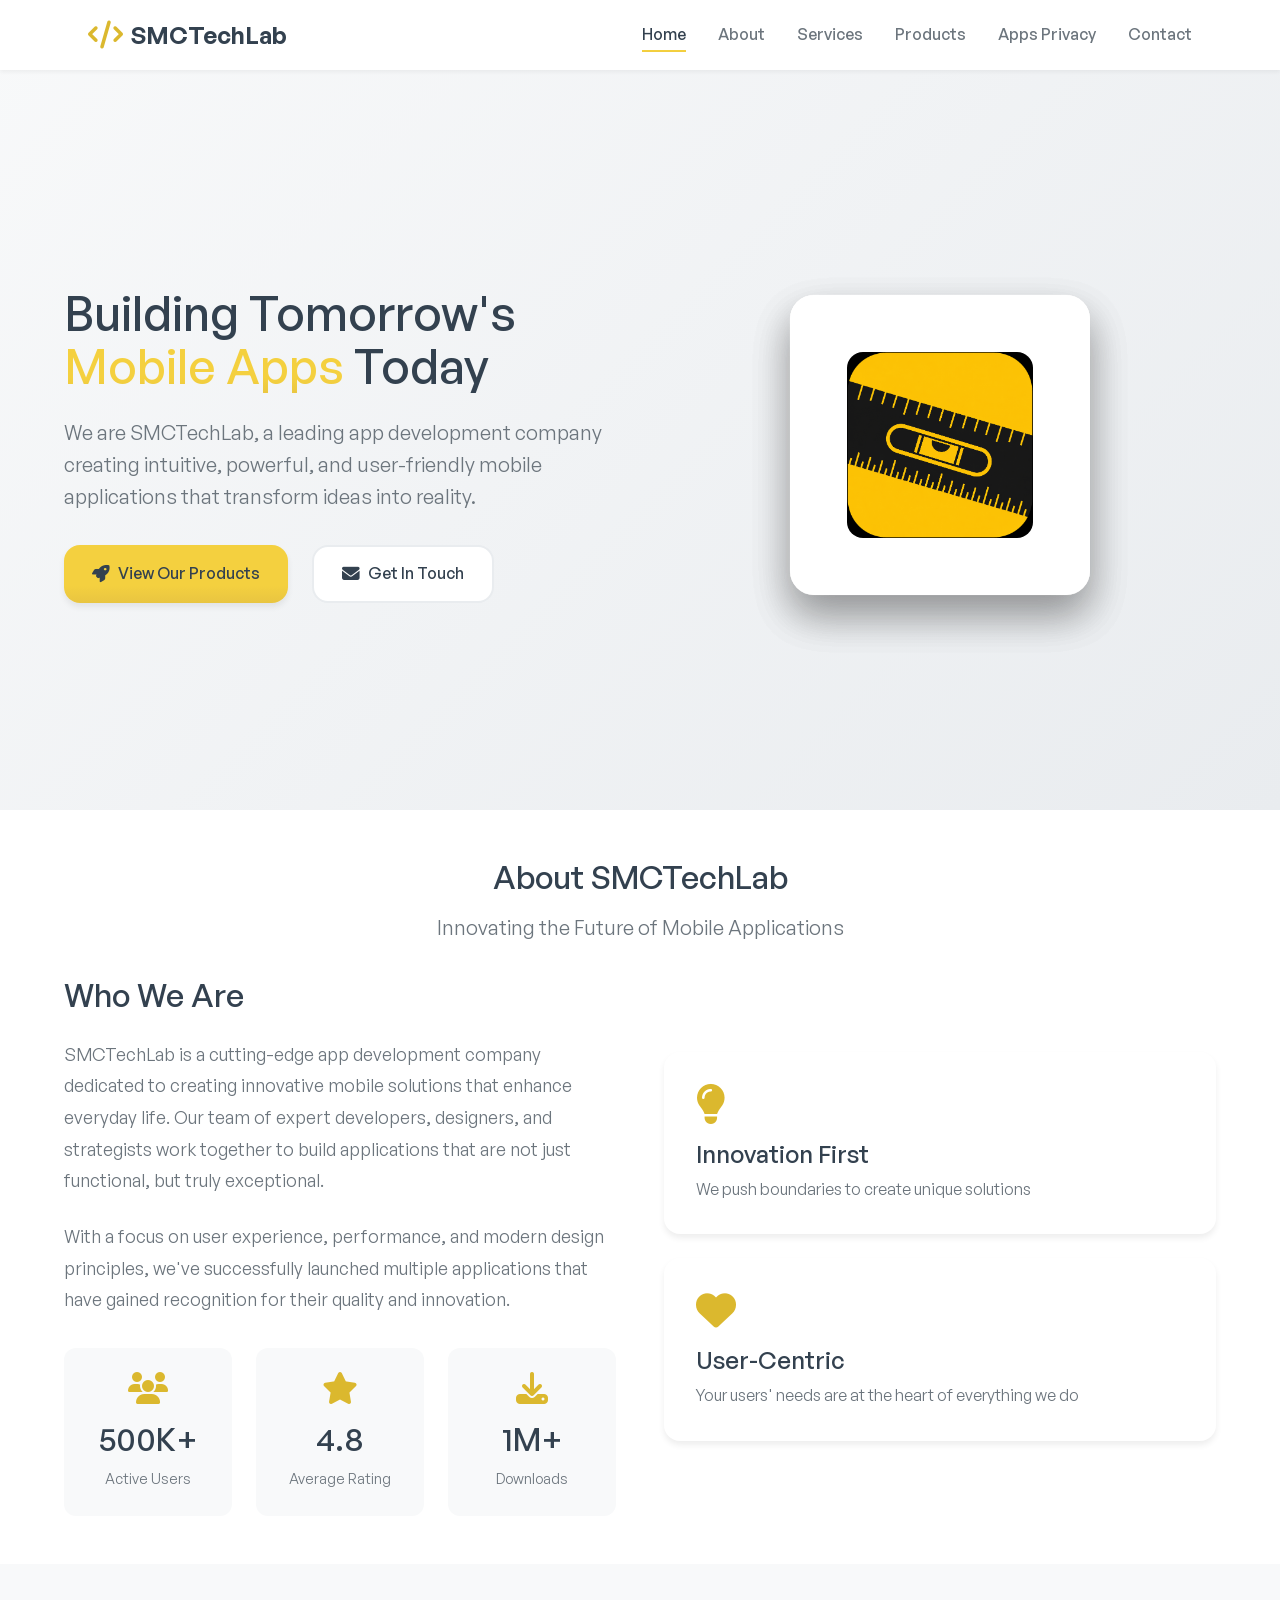
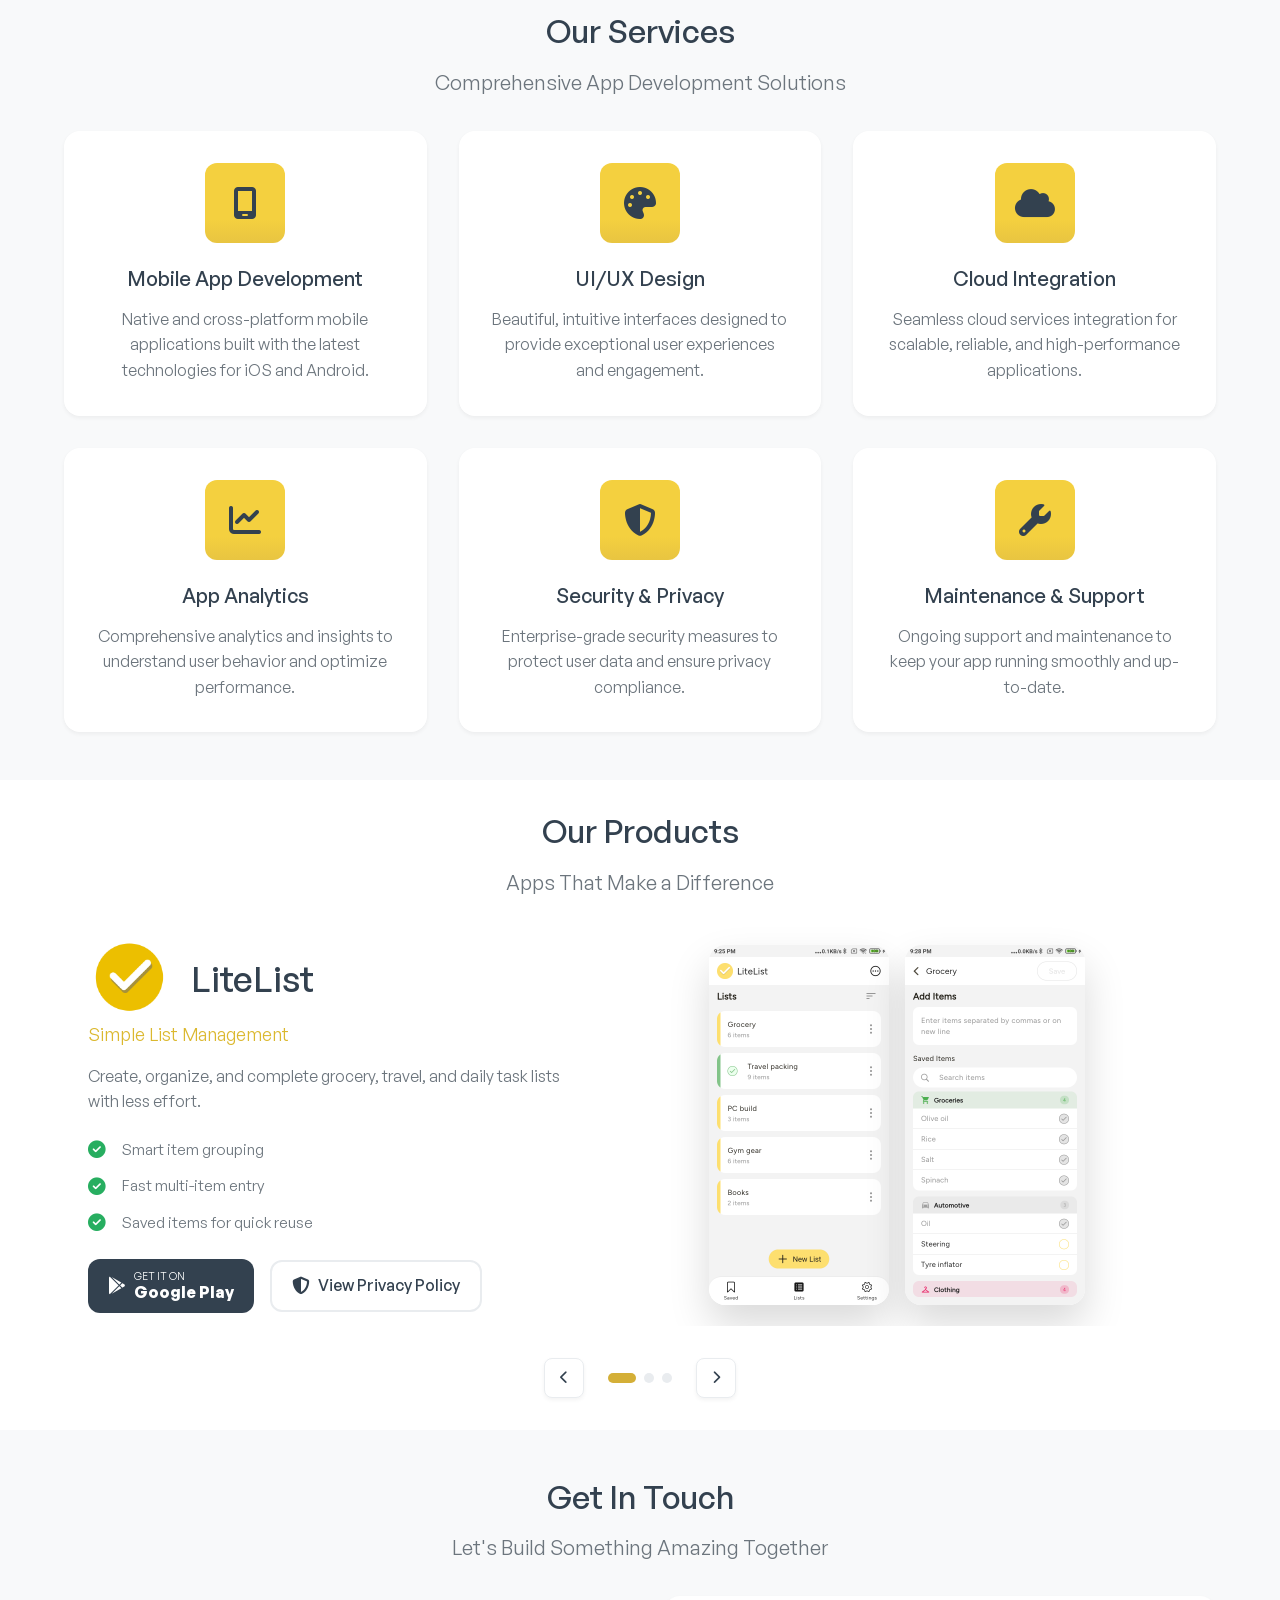
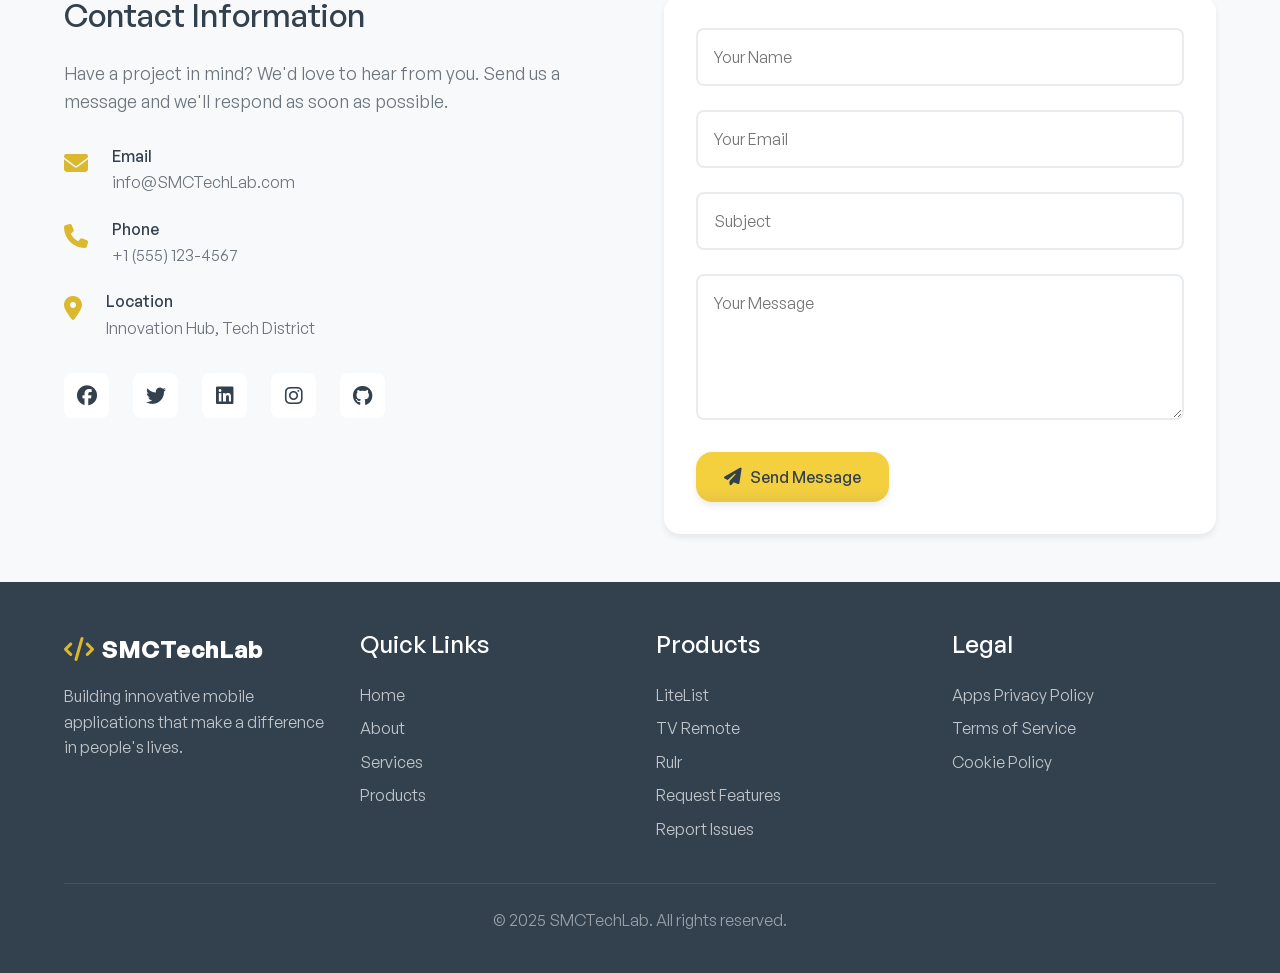
<file: index.html>
<!DOCTYPE html>
<html lang="en">
<head>
    <!-- Google tag (gtag.js) -->
    <script async src="https://www.googletagmanager.com/gtag/js?id=G-C2BT1W0NNQ"></script>
    <script>
      window.dataLayer = window.dataLayer || [];
      function gtag(){dataLayer.push(arguments);}
      gtag('js', new Date());

      gtag('config', 'G-C2BT1W0NNQ');
    </script>
    
    <meta charset="UTF-8">
    <meta name="viewport" content="width=device-width, initial-scale=1.0">
    <title>SMCTechLab - Mobile App Development | LiteList, TV Remote & Rulr</title>
    <meta name="description" content="SMCTechLab builds Android apps including LiteList grocery list manager, TV Remote smart TV control, and Rulr ruler, spirit level and unit converter. Mobile app development, UI/UX design, and privacy-first apps.">
    <meta name="keywords" content="SMCTechLab, SMC Tech Lab, smctechlab, mobile app development, Android app development, iOS app development, LiteList, grocery list app, shopping list app, task list app, TV Remote, smart TV remote app, Android TV remote, Rulr, ruler app, spirit level app, unit converter app, UI UX design, cloud integration, app analytics, privacy policy, India app company">
    <meta name="robots" content="index, follow, max-image-preview:large, max-snippet:-1, max-video-preview:-1">
    <meta name="googlebot" content="index, follow">
    <meta name="google-adsense-account" content="ca-pub-1854408147981953">
    <link rel="canonical" href="https://smctechlab.in/">
    <!-- Font Awesome Icons -->
    <link rel="stylesheet" href="https://cdnjs.cloudflare.com/ajax/libs/font-awesome/6.4.0/css/all.min.css">
    
    <!-- Stylesheets -->
    <link rel="stylesheet" href="css/style.css">
    <link rel="stylesheet" href="css/responsive.css">
    <script async src="https://pagead2.googlesyndication.com/pagead/js/adsbygoogle.js?client=ca-pub-1854408147981953"
     crossorigin="anonymous"></script>
</head>
<body>
    <!-- Header / Navigation -->
    <header class="header" id="header">
        <nav class="navbar">
            <div class="container">
                <div class="nav-wrapper">
                    <!-- Logo -->
                    <a href="#home" class="logo">
                        <i class="fas fa-code"></i>
                        <span>SMCTechLab</span>
                    </a>
                    
                    <!-- Navigation Menu -->
                    <ul class="nav-menu" id="navMenu">
                        <li><a href="#home" class="nav-link active">Home</a></li>
                        <li><a href="#about" class="nav-link">About</a></li>
                        <li><a href="#services" class="nav-link">Services</a></li>
                        <li><a href="#products" class="nav-link">Products</a></li>
                        <li><a href="apps-privacy-policy.html" class="nav-link">Apps Privacy</a></li>
                        <li><a href="#contact" class="nav-link">Contact</a></li>
                    </ul>
                    
                    <!-- Mobile Menu Toggle -->
                    <button class="hamburger" id="hamburger" aria-label="Toggle navigation">
                        <span class="bar"></span>
                        <span class="bar"></span>
                        <span class="bar"></span>
                    </button>
                </div>
            </div>
        </nav>
    </header>

    <!-- Hero Section -->
    <section id="home" class="hero">
        <div class="container">
            <div class="hero-content">
                <h1 class="hero-title">
                    Building Tomorrow's 
                    <span class="highlight">Mobile Apps</span> Today
                </h1>
                <p class="hero-description">
                    We are SMCTechLab, a leading app development company creating intuitive, 
                    powerful, and user-friendly mobile applications that transform ideas into reality.
                </p>
                <div class="hero-buttons">
                    <a href="#products" class="btn btn-primary">
                        <i class="fas fa-rocket"></i> View Our Products
                    </a>
                    <a href="#contact" class="btn btn-secondary">
                        <i class="fas fa-envelope"></i> Get In Touch
                    </a>
                </div>
            </div>
            <div class="hero-image">
                <div class="hero-app-slider" aria-label="Featured apps">
                    <div class="hero-app-card hero-app-card-litelist">
                        <img src="assets/images/litelist-icon.png" alt="LiteList app icon">
                    </div>
                    <div class="hero-app-card hero-app-card-tv">
                        <img src="assets/images/tv-remote-logo.png" alt="TV Remote app icon">
                    </div>
                    <div class="hero-app-card hero-app-card-rulr">
                        <img src="assets/images/rulr-icon.png" alt="Rulr app icon">
                    </div>
                </div>
            </div>
        </div>
    </section>

    <!-- About Section -->
    <section id="about" class="about">
        <div class="container">
            <div class="section-header">
                <h2 class="section-title">About SMCTechLab</h2>
                <p class="section-subtitle">Innovating the Future of Mobile Applications</p>
            </div>
            
            <div class="about-content">
                <div class="about-text">
                    <h3>Who We Are</h3>
                    <p>
                        SMCTechLab is a cutting-edge app development company dedicated to creating 
                        innovative mobile solutions that enhance everyday life. Our team of expert 
                        developers, designers, and strategists work together to build applications 
                        that are not just functional, but truly exceptional.
                    </p>
                    <p>
                        With a focus on user experience, performance, and modern design principles, 
                        we've successfully launched multiple applications that have gained recognition 
                        for their quality and innovation.
                    </p>
                    
                    <div class="stats">
                        <div class="stat-item">
                            <i class="fas fa-users"></i>
                            <h4>500K+</h4>
                            <p>Active Users</p>
                        </div>
                        <div class="stat-item">
                            <i class="fas fa-star"></i>
                            <h4>4.8</h4>
                            <p>Average Rating</p>
                        </div>
                        <div class="stat-item">
                            <i class="fas fa-download"></i>
                            <h4>1M+</h4>
                            <p>Downloads</p>
                        </div>
                    </div>
                </div>
                
                <div class="about-image">
                    <div class="about-card">
                        <i class="fas fa-lightbulb"></i>
                        <h4>Innovation First</h4>
                        <p>We push boundaries to create unique solutions</p>
                    </div>
                    <div class="about-card">
                        <i class="fas fa-heart"></i>
                        <h4>User-Centric</h4>
                        <p>Your users' needs are at the heart of everything we do</p>
                    </div>
                </div>
            </div>
        </div>
    </section>

    <!-- Services Section -->
    <section id="services" class="services">
        <div class="container">
            <div class="section-header">
                <h2 class="section-title">Our Services</h2>
                <p class="section-subtitle">Comprehensive App Development Solutions</p>
            </div>
            
            <div class="services-grid">
                <div class="service-card">
                    <div class="service-icon">
                        <i class="fas fa-mobile-screen"></i>
                    </div>
                    <h3>Mobile App Development</h3>
                    <p>Native and cross-platform mobile applications built with the latest technologies for iOS and Android.</p>
                </div>
                
                <div class="service-card">
                    <div class="service-icon">
                        <i class="fas fa-palette"></i>
                    </div>
                    <h3>UI/UX Design</h3>
                    <p>Beautiful, intuitive interfaces designed to provide exceptional user experiences and engagement.</p>
                </div>
                
                <div class="service-card">
                    <div class="service-icon">
                        <i class="fas fa-cloud"></i>
                    </div>
                    <h3>Cloud Integration</h3>
                    <p>Seamless cloud services integration for scalable, reliable, and high-performance applications.</p>
                </div>
                
                <div class="service-card">
                    <div class="service-icon">
                        <i class="fas fa-chart-line"></i>
                    </div>
                    <h3>App Analytics</h3>
                    <p>Comprehensive analytics and insights to understand user behavior and optimize performance.</p>
                </div>
                
                <div class="service-card">
                    <div class="service-icon">
                        <i class="fas fa-shield-halved"></i>
                    </div>
                    <h3>Security & Privacy</h3>
                    <p>Enterprise-grade security measures to protect user data and ensure privacy compliance.</p>
                </div>
                
                <div class="service-card">
                    <div class="service-icon">
                        <i class="fas fa-wrench"></i>
                    </div>
                    <h3>Maintenance & Support</h3>
                    <p>Ongoing support and maintenance to keep your app running smoothly and up-to-date.</p>
                </div>
            </div>
        </div>
    </section>

    <!-- Products Section -->
    <section id="products" class="products">
        <div class="container">
            <div class="section-header">
                <h2 class="section-title">Our Products</h2>
                <p class="section-subtitle">Apps That Make a Difference</p>
            </div>

            <div class="product-slider" id="productSlider">
                <div class="product-slider-viewport">
                    <div class="product-slider-track" id="productSliderTrack">
                        <!-- LiteList Product -->
                        <div class="product-showcase product-slide" aria-label="LiteList product slide">
                            <div class="product-info">
                                <div class="product-logo">
                                    <img src="assets/images/litelist-icon.png" alt="LiteList App Icon">
                                </div>
                                <h3 class="product-name">LiteList</h3>
                                <p class="product-tagline">Simple List Management</p>
                                <p class="product-description">
                                    Create, organize, and complete grocery, travel, and daily task lists with less effort.
                                </p>

                                <div class="product-features">
                                    <div class="feature">
                                        <i class="fas fa-check-circle"></i>
                                        <span>Smart item grouping</span>
                                    </div>
                                    <div class="feature">
                                        <i class="fas fa-check-circle"></i>
                                        <span>Fast multi-item entry</span>
                                    </div>
                                    <div class="feature">
                                        <i class="fas fa-check-circle"></i>
                                        <span>Saved items for quick reuse</span>
                                    </div>
                                </div>

                                <div class="product-buttons">
                                    <a href="https://play.google.com/store" target="_blank" class="btn btn-playstore">
                                        <i class="fab fa-google-play"></i>
                                        <div>
                                            <small>GET IT ON</small>
                                            <strong>Google Play</strong>
                                        </div>
                                    </a>
                                    <a href="apps-privacy-policy.html#litelist" class="btn btn-secondary">
                                        <i class="fas fa-shield-halved"></i> View Privacy Policy
                                    </a>
                                </div>
                            </div>

                            <div class="product-visuals">
                                <div class="phone-mockup">
                                    <img src="assets/images/app-screen-lists.png" alt="LiteList App Lists Screen">
                                </div>
                                <div class="phone-mockup">
                                    <img src="assets/images/app-screen-grocery.png" alt="LiteList App Grocery Screen">
                                </div>
                            </div>
                        </div>

                        <!-- TV Remote Product -->
                        <div class="product-showcase product-slide" aria-label="TV Remote product slide">
                            <div class="product-info">
                                <div class="product-logo">
                                    <img src="assets/images/tv-remote-logo.png" alt="TV Remote App Icon">
                                </div>
                                <h3 class="product-name">TV Remote</h3>
                                <p class="product-tagline">Smart TV Remote Control</p>
                                <p class="product-description">
                                    Control supported TVs from your phone with essential buttons and optional voice commands.
                                </p>

                                <div class="product-features">
                                    <div class="feature">
                                        <i class="fas fa-check-circle"></i>
                                        <span>Phone-based TV controls</span>
                                    </div>
                                    <div class="feature">
                                        <i class="fas fa-check-circle"></i>
                                        <span>Optional voice commands</span>
                                    </div>
                                    <div class="feature">
                                        <i class="fas fa-check-circle"></i>
                                        <span>Clean essential layout</span>
                                    </div>
                                </div>

                                <div class="product-buttons">
                                    <a href="https://play.google.com/store" target="_blank" class="btn btn-playstore">
                                        <i class="fab fa-google-play"></i>
                                        <div>
                                            <small>GET IT ON</small>
                                            <strong>Google Play</strong>
                                        </div>
                                    </a>
                                    <a href="apps-privacy-policy.html#tv-remote" class="btn btn-secondary">
                                        <i class="fas fa-shield-halved"></i> View Privacy Policy
                                    </a>
                                </div>
                            </div>

                            <div class="product-visuals">
                                <div class="phone-mockup">
                                    <img src="assets/images/tv-remote-screen-remote.jpeg" alt="TV Remote app directional remote controls screen">
                                </div>
                                <div class="phone-mockup">
                                    <img src="assets/images/tv-remote-screen-touchpad.jpeg" alt="TV Remote app touchpad controls screen">
                                </div>
                            </div>
                        </div>

                        <!-- Rulr Product -->
                        <div class="product-showcase product-slide" aria-label="Rulr product slide">
                            <div class="product-info">
                                <div class="product-logo">
                                    <img src="assets/images/rulr-icon.png" alt="Rulr App Icon">
                                </div>
                                <h3 class="product-name">Rulr</h3>
                                <p class="product-tagline">Ruler, Spirit Level & Converter</p>
                                <p class="product-description">
                                    Measure objects with an on-screen ruler, check surfaces with a spirit level, and convert between units — all in one app.
                                </p>

                                <div class="product-features">
                                    <div class="feature">
                                        <i class="fas fa-check-circle"></i>
                                        <span>Calibrated cm / inch ruler</span>
                                    </div>
                                    <div class="feature">
                                        <i class="fas fa-check-circle"></i>
                                        <span>Built-in spirit level</span>
                                    </div>
                                    <div class="feature">
                                        <i class="fas fa-check-circle"></i>
                                        <span>Length unit converter</span>
                                    </div>
                                </div>

                                <div class="product-buttons">
                                    <a href="https://play.google.com/store" target="_blank" class="btn btn-playstore">
                                        <i class="fab fa-google-play"></i>
                                        <div>
                                            <small>GET IT ON</small>
                                            <strong>Google Play</strong>
                                        </div>
                                    </a>
                                    <a href="apps-privacy-policy.html#rulr" class="btn btn-secondary">
                                        <i class="fas fa-shield-halved"></i> View Privacy Policy
                                    </a>
                                </div>
                            </div>

                            <div class="product-visuals product-visuals-strip">
                                <div class="phone-mockup">
                                    <img src="assets/images/rulr-screen-home-dark.jpg" alt="Rulr home screen with ruler (dark)">
                                </div>
                                <div class="phone-mockup">
                                    <img src="assets/images/rulr-screen-settings-dark.jpg" alt="Rulr settings screen (dark)">
                                </div>
                                <div class="phone-mockup">
                                    <img src="assets/images/rulr-screen-converter-dark.jpg" alt="Rulr measurement converter screen (dark)">
                                </div>
                                <div class="phone-mockup">
                                    <img src="assets/images/rulr-screen-calibrate-1-dark.jpg" alt="Rulr calibration place object screen (dark)">
                                </div>
                                <div class="phone-mockup">
                                    <img src="assets/images/rulr-screen-calibrate-2-dark.jpg" alt="Rulr calibration measurement screen (dark)">
                                </div>
                                <div class="phone-mockup">
                                    <img src="assets/images/rulr-screen-calibrate-3-dark.jpg" alt="Rulr calibration apply screen (dark)">
                                </div>
                                <div class="phone-mockup">
                                    <img src="assets/images/rulr-screen-home-light.jpg" alt="Rulr home screen with ruler (light)">
                                </div>
                                <div class="phone-mockup">
                                    <img src="assets/images/rulr-screen-settings-light.jpg" alt="Rulr settings screen (light)">
                                </div>
                            </div>
                        </div>
                    </div>
                </div>

                <div class="product-slider-controls" aria-label="Product slider controls">
                    <button class="product-slider-btn" type="button" id="productPrev" aria-label="Previous product">
                        <i class="fas fa-chevron-left" aria-hidden="true"></i>
                    </button>
                    <div class="product-slider-dots" id="productSliderDots" aria-label="Product slides"></div>
                    <button class="product-slider-btn" type="button" id="productNext" aria-label="Next product">
                        <i class="fas fa-chevron-right" aria-hidden="true"></i>
                    </button>
                </div>
            </div>
        </div>
    </section>

    <!-- Contact Section -->
    <section id="contact" class="contact">
        <div class="container">
            <div class="section-header">
                <h2 class="section-title">Get In Touch</h2>
                <p class="section-subtitle">Let's Build Something Amazing Together</p>
            </div>
            
            <div class="contact-content">
                <div class="contact-info">
                    <h3>Contact Information</h3>
                    <p>Have a project in mind? We'd love to hear from you. Send us a message and we'll respond as soon as possible.</p>
                    
                    <div class="contact-items">
                        <div class="contact-item">
                            <i class="fas fa-envelope"></i>
                            <div>
                                <h4>Email</h4>
                                <p>info@SMCTechLab.com</p>
                            </div>
                        </div>
                        
                        <div class="contact-item">
                            <i class="fas fa-phone"></i>
                            <div>
                                <h4>Phone</h4>
                                <p>+1 (555) 123-4567</p>
                            </div>
                        </div>
                        
                        <div class="contact-item">
                            <i class="fas fa-map-marker-alt"></i>
                            <div>
                                <h4>Location</h4>
                                <p>Innovation Hub, Tech District</p>
                            </div>
                        </div>
                    </div>
                    
                    <div class="social-links">
                        <a href="#" aria-label="Facebook"><i class="fab fa-facebook"></i></a>
                        <a href="#" aria-label="Twitter"><i class="fab fa-twitter"></i></a>
                        <a href="#" aria-label="LinkedIn"><i class="fab fa-linkedin"></i></a>
                        <a href="#" aria-label="Instagram"><i class="fab fa-instagram"></i></a>
                        <a href="#" aria-label="GitHub"><i class="fab fa-github"></i></a>
                    </div>
                </div>
                
                <form class="contact-form" id="contactForm">
                    <div class="form-group">
                        <input type="text" id="name" name="name" placeholder="Your Name" required>
                    </div>
                    
                    <div class="form-group">
                        <input type="email" id="email" name="email" placeholder="Your Email" required>
                    </div>
                    
                    <div class="form-group">
                        <input type="text" id="subject" name="subject" placeholder="Subject" required>
                    </div>
                    
                    <div class="form-group">
                        <textarea id="message" name="message" rows="5" placeholder="Your Message" required></textarea>
                    </div>
                    
                    <button type="submit" class="btn btn-primary">
                        <i class="fas fa-paper-plane"></i> Send Message
                    </button>
                </form>
            </div>
        </div>
    </section>

    <!-- Footer -->
    <footer class="footer">
        <div class="container">
            <div class="footer-content">
                <div class="footer-section">
                    <div class="footer-logo">
                        <i class="fas fa-code"></i>
                        <span>SMCTechLab</span>
                    </div>
                    <p>Building innovative mobile applications that make a difference in people's lives.</p>
                </div>
                
                <div class="footer-section">
                    <h4>Quick Links</h4>
                    <ul>
                        <li><a href="#home">Home</a></li>
                        <li><a href="#about">About</a></li>
                        <li><a href="#services">Services</a></li>
                        <li><a href="#products">Products</a></li>
                    </ul>
                </div>
                
                <div class="footer-section">
                    <h4>Products</h4>
                    <ul>
                        <li><a href="#products">LiteList</a></li>
                        <li><a href="#products">TV Remote</a></li>
                        <li><a href="#products">Rulr</a></li>
                        <li><a href="#contact">Request Features</a></li>
                        <li><a href="#contact">Report Issues</a></li>
                    </ul>
                </div>
                
                <div class="footer-section">
                    <h4>Legal</h4>
                    <ul>
                        <li><a href="apps-privacy-policy.html">Apps Privacy Policy</a></li>
                        <li><a href="#">Terms of Service</a></li>
                        <li><a href="#">Cookie Policy</a></li>
                    </ul>
                </div>
            </div>
            
            <div class="footer-bottom">
                <p>&copy; 2025 SMCTechLab. All rights reserved.</p>
            </div>
        </div>
        <div class="footer-ad">
            <script>
                atOptions = {
                'key' : 'e6d80fe1b65c904f783f8b96d9fbda80',
                'format' : 'iframe',
                'height' : 90,
                'width' : 728,
                'params' : {}
                };
            </script>
            <script src="https://www.highperformanceformat.com/e6d80fe1b65c904f783f8b96d9fbda80/invoke.js"></script>
        </div>
    </footer>

    <!-- Scripts -->
    <script src="js/main.js"></script>
</body>
</html>
</file>
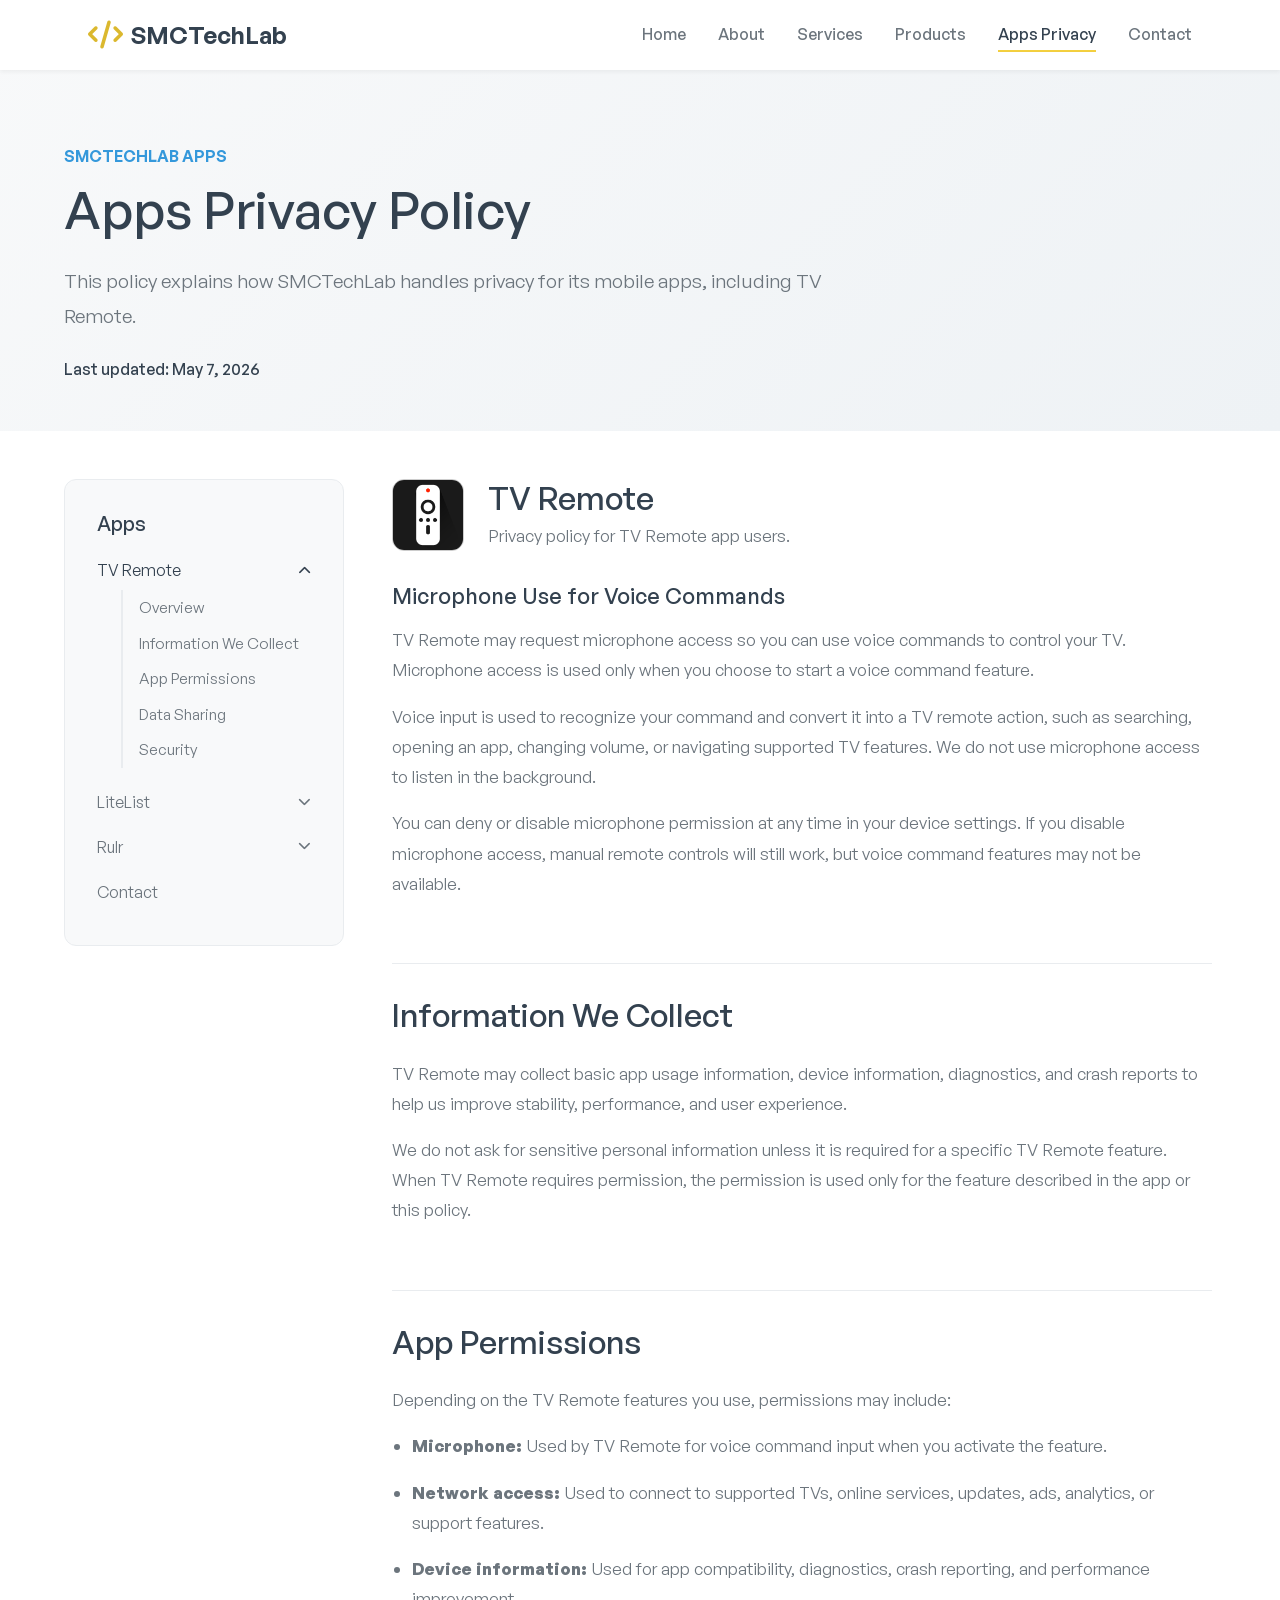
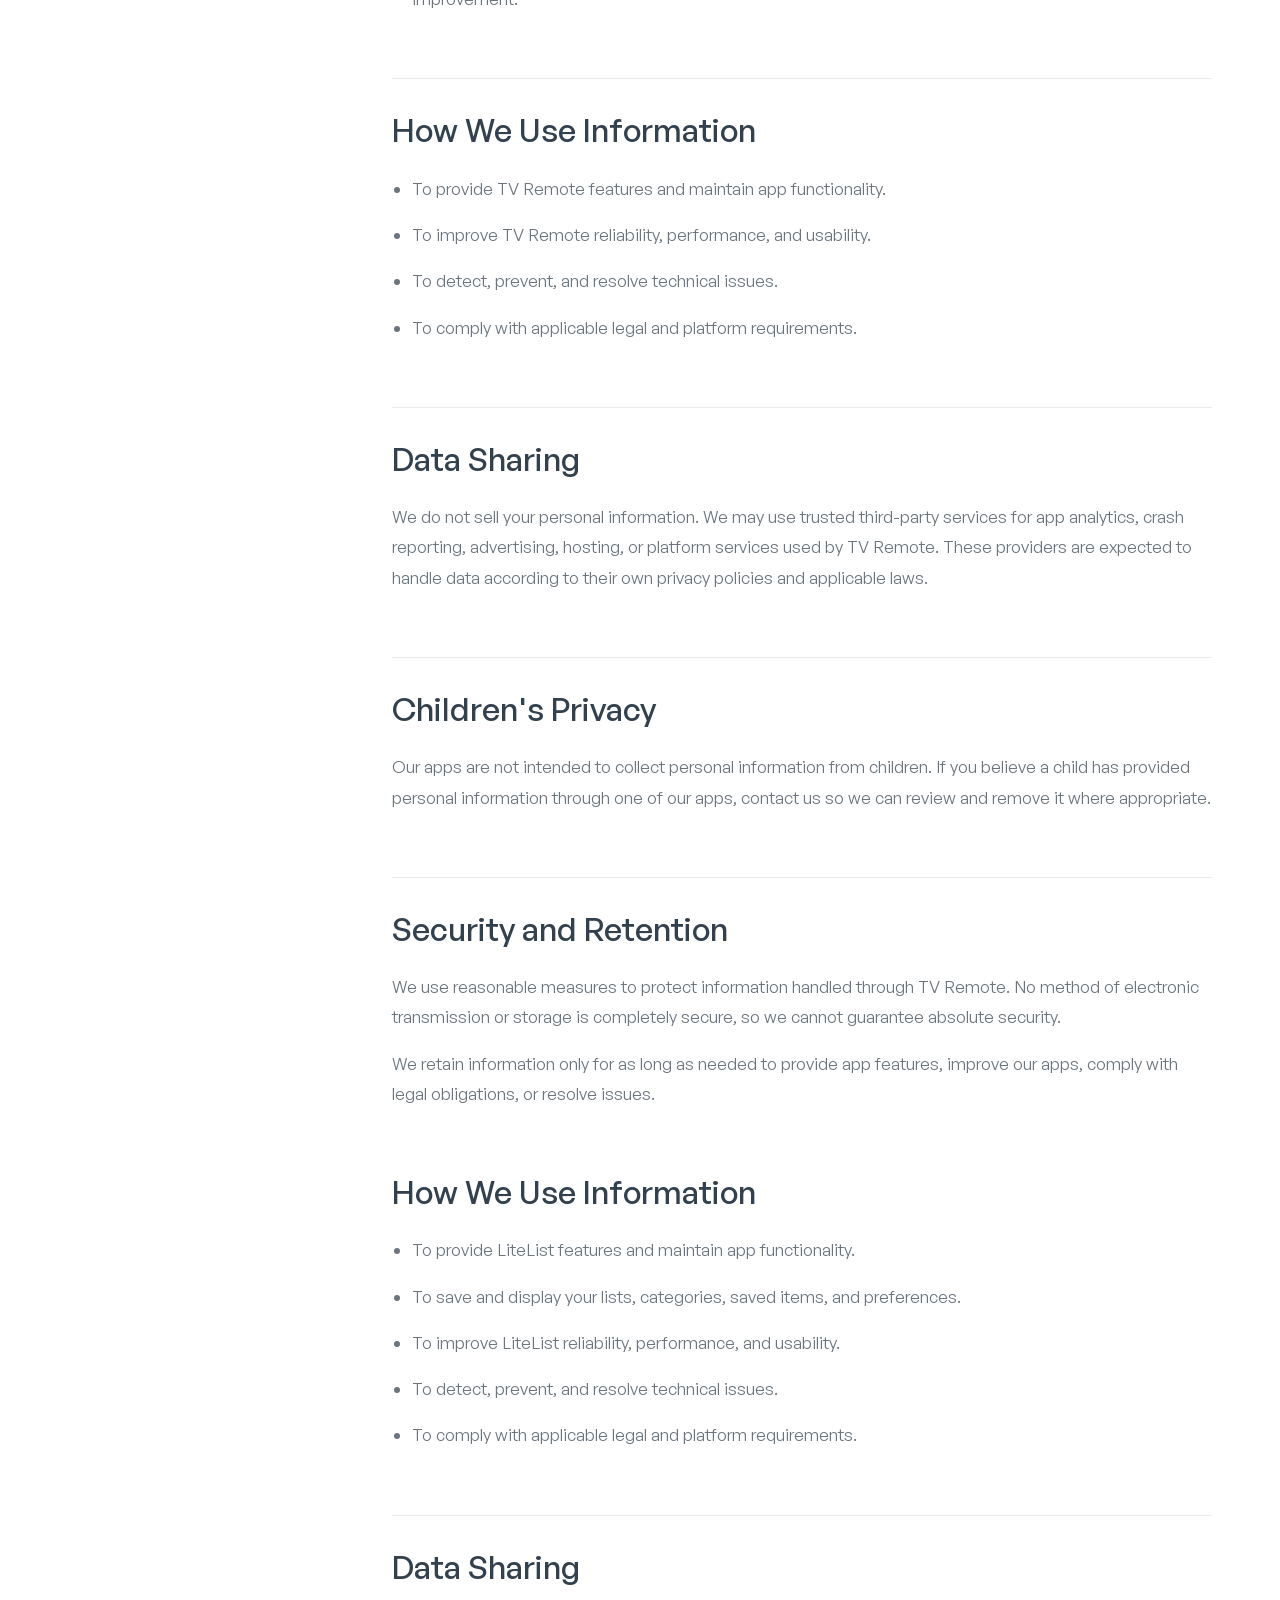
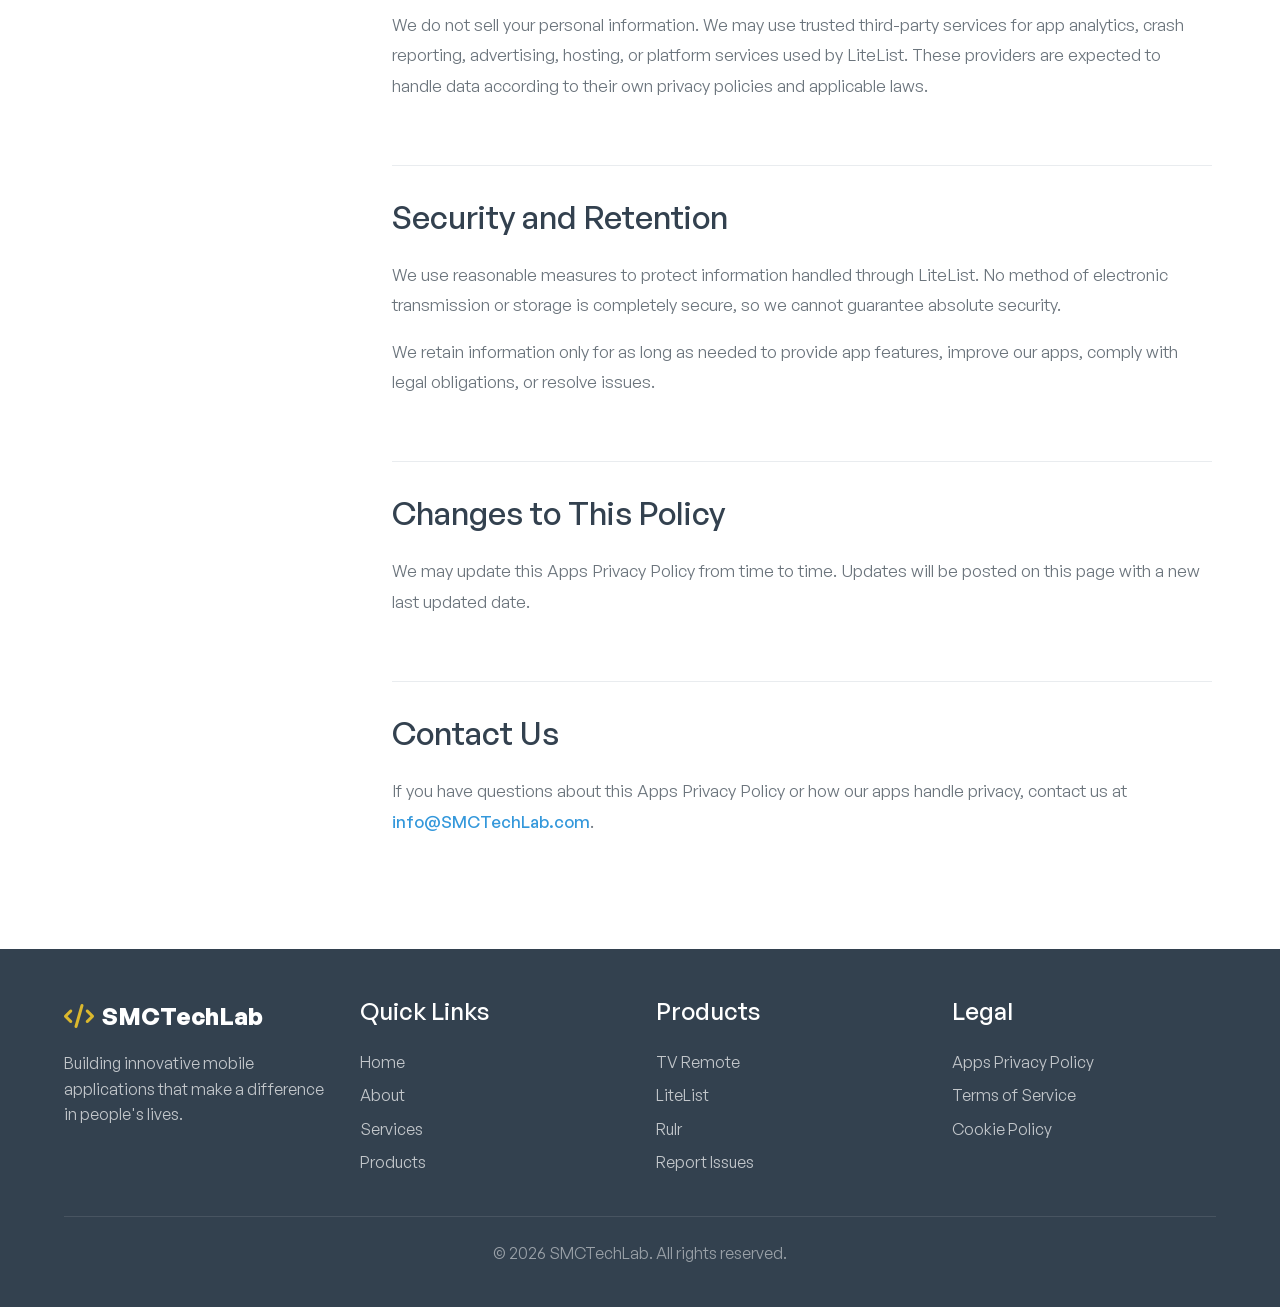
<file: apps-privacy-policy.html>
<!DOCTYPE html>
<html lang="en">
<head>
    <!-- Google tag (gtag.js) -->
    <script async src="https://www.googletagmanager.com/gtag/js?id=G-C2BT1W0NNQ"></script>
    <script>
      window.dataLayer = window.dataLayer || [];
      function gtag(){dataLayer.push(arguments);}
      gtag('js', new Date());

      gtag('config', 'G-C2BT1W0NNQ');
    </script>
    <meta charset="UTF-8">
    <meta name="viewport" content="width=device-width, initial-scale=1.0">
    <title>Apps Privacy Policy - LiteList, TV Remote & Rulr | SMCTechLab</title>
    <meta name="description" content="Privacy policy for SMCTechLab Android apps: LiteList, TV Remote, and Rulr. Learn how we handle data, microphone access for voice commands, app permissions, local storage, and user privacy.">
    <meta name="keywords" content="SMCTechLab privacy policy, LiteList privacy policy, TV Remote privacy policy, Rulr privacy policy, app data privacy, Android app permissions, microphone voice commands, local storage, data sharing, app security, user privacy, smctechlab.in">
    <meta name="robots" content="index, follow, max-image-preview:large, max-snippet:-1, max-video-preview:-1">
    <meta name="googlebot" content="index, follow">
    <meta name="google-adsense-account" content="ca-pub-1854408147981953">
    <link rel="canonical" href="https://smctechlab.in/apps-privacy-policy.html">

    <!-- Font Awesome Icons -->
    <link rel="stylesheet" href="https://cdnjs.cloudflare.com/ajax/libs/font-awesome/6.4.0/css/all.min.css">

    <!-- Stylesheets -->
    <link rel="stylesheet" href="css/style.css">
    <link rel="stylesheet" href="css/responsive.css">
    <script async src="https://pagead2.googlesyndication.com/pagead/js/adsbygoogle.js?client=ca-pub-1854408147981953"
     crossorigin="anonymous"></script>
</head>
<body>
    <!-- Header / Navigation -->
    <header class="header" id="header">
        <nav class="navbar">
            <div class="container">
                <div class="nav-wrapper">
                    <a href="index.html#home" class="logo">
                        <i class="fas fa-code"></i>
                        <span>SMCTechLab</span>
                    </a>

                    <ul class="nav-menu" id="navMenu">
                        <li><a href="index.html#home" class="nav-link">Home</a></li>
                        <li><a href="index.html#about" class="nav-link">About</a></li>
                        <li><a href="index.html#services" class="nav-link">Services</a></li>
                        <li><a href="index.html#products" class="nav-link">Products</a></li>
                        <li><a href="apps-privacy-policy.html" class="nav-link active">Apps Privacy</a></li>
                        <li><a href="index.html#contact" class="nav-link">Contact</a></li>
                    </ul>

                    <button class="hamburger" id="hamburger" aria-label="Toggle navigation">
                        <span class="bar"></span>
                        <span class="bar"></span>
                        <span class="bar"></span>
                    </button>
                </div>
            </div>
        </nav>
    </header>

    <main>
        <section class="policy-hero">
            <div class="container">
                <p class="policy-eyebrow">SMCTechLab Apps</p>
                <h1>Apps Privacy Policy</h1>
                <p class="policy-intro">
                    This policy explains how SMCTechLab handles privacy for its mobile apps, including TV Remote.
                </p>
                <p class="policy-updated">Last updated: May 7, 2026</p>
            </div>
        </section>

        <section class="policy-content">
            <div class="container policy-layout">
                <aside class="policy-sidebar" aria-label="Policy sections">
                    <h2>Apps</h2>
                    <div class="policy-app-group is-open">
                        <button class="policy-app-toggle" type="button" aria-expanded="true" aria-controls="tv-remote-subnav">
                            <span>TV Remote</span>
                            <i class="fas fa-chevron-down" aria-hidden="true"></i>
                        </button>
                        <div class="policy-subnav" id="tv-remote-subnav" aria-label="TV Remote policy sections">
                            <a href="#tv-remote">Overview</a>
                            <a href="#tv-remote-information">Information We Collect</a>
                            <a href="#tv-remote-permissions">App Permissions</a>
                            <a href="#tv-remote-sharing">Data Sharing</a>
                            <a href="#tv-remote-security">Security</a>
                        </div>
                    </div>
                    <div class="policy-app-group">
                        <button class="policy-app-toggle" type="button" aria-expanded="false" aria-controls="litelist-subnav">
                            <span>LiteList</span>
                            <i class="fas fa-chevron-down" aria-hidden="true"></i>
                        </button>
                        <div class="policy-subnav" id="litelist-subnav" aria-label="LiteList policy sections" hidden>
                            <a href="#litelist">Overview</a>
                            <a href="#litelist-information">Information We Collect</a>
                            <a href="#litelist-permissions">App Permissions</a>
                            <a href="#litelist-sharing">Data Sharing</a>
                            <a href="#litelist-security">Security</a>
                        </div>
                    </div>
                    <div class="policy-app-group">
                        <button class="policy-app-toggle" type="button" aria-expanded="false" aria-controls="rulr-subnav">
                            <span>Rulr</span>
                            <i class="fas fa-chevron-down" aria-hidden="true"></i>
                        </button>
                        <div class="policy-subnav" id="rulr-subnav" aria-label="Rulr policy sections" hidden>
                            <a href="#rulr">Overview</a>
                            <a href="#rulr-information">Information We Collect</a>
                            <a href="#rulr-sensors">Device Sensors</a>
                            <a href="#rulr-storage">Local Storage</a>
                            <a href="#rulr-sharing">Third-Party Services</a>
                            <a href="#rulr-terms">Terms of Use</a>
                        </div>
                    </div>
                    <a href="#contact-policy">Contact</a>
                </aside>

                <article class="policy-article">
                    <div class="policy-app-panel" data-policy-app="tv-remote">
                    <section id="tv-remote" class="policy-section">
                        <div class="app-policy-header">
                            <div class="app-policy-icon">
                                <img src="assets/images/tv-remote-logo.png" alt="TV Remote app icon">
                            </div>
                            <div>
                                <h2>TV Remote</h2>
                                <p>Privacy policy for TV Remote app users.</p>
                            </div>
                        </div>

                        <h3>Microphone Use for Voice Commands</h3>
                        <p>
                            TV Remote may request microphone access so you can use voice commands to control your TV.
                            Microphone access is used only when you choose to start a voice command feature.
                        </p>
                        <p>
                            Voice input is used to recognize your command and convert it into a TV remote action, such
                            as searching, opening an app, changing volume, or navigating supported TV features. We do
                            not use microphone access to listen in the background.
                        </p>
                        <p>
                            You can deny or disable microphone permission at any time in your device settings. If you
                            disable microphone access, manual remote controls will still work, but voice command
                            features may not be available.
                        </p>
                    </section>

                    <section id="tv-remote-information" class="policy-section">
                        <h2>Information We Collect</h2>
                        <p>
                            TV Remote may collect basic app usage information, device information, diagnostics, and
                            crash reports to help us improve stability, performance, and user experience.
                        </p>
                        <p>
                            We do not ask for sensitive personal information unless it is required for a specific TV
                            Remote feature. When TV Remote requires permission, the permission is used only for the
                            feature described in the app or this policy.
                        </p>
                    </section>

                    <section id="tv-remote-permissions" class="policy-section">
                        <h2>App Permissions</h2>
                        <p>Depending on the TV Remote features you use, permissions may include:</p>
                        <ul>
                            <li><strong>Microphone:</strong> Used by TV Remote for voice command input when you activate the feature.</li>
                            <li><strong>Network access:</strong> Used to connect to supported TVs, online services, updates, ads, analytics, or support features.</li>
                            <li><strong>Device information:</strong> Used for app compatibility, diagnostics, crash reporting, and performance improvement.</li>
                        </ul>
                    </section>

                    <section class="policy-section">
                        <h2>How We Use Information</h2>
                        <ul>
                            <li>To provide TV Remote features and maintain app functionality.</li>
                            <li>To improve TV Remote reliability, performance, and usability.</li>
                            <li>To detect, prevent, and resolve technical issues.</li>
                            <li>To comply with applicable legal and platform requirements.</li>
                        </ul>
                    </section>

                    <section id="tv-remote-sharing" class="policy-section">
                        <h2>Data Sharing</h2>
                        <p>
                            We do not sell your personal information. We may use trusted third-party services for app
                            analytics, crash reporting, advertising, hosting, or platform services used by TV Remote.
                            These providers are expected to handle data according to their own privacy policies and
                            applicable laws.
                        </p>
                    </section>

                    <section class="policy-section">
                        <h2>Children's Privacy</h2>
                        <p>
                            Our apps are not intended to collect personal information from children. If you believe a
                            child has provided personal information through one of our apps, contact us so we can review
                            and remove it where appropriate.
                        </p>
                    </section>

                    <section id="tv-remote-security" class="policy-section">
                        <h2>Security and Retention</h2>
                        <p>
                            We use reasonable measures to protect information handled through TV Remote. No method of
                            electronic transmission or storage is completely secure, so we cannot guarantee absolute security.
                        </p>
                        <p>
                            We retain information only for as long as needed to provide app features, improve our apps,
                            comply with legal obligations, or resolve issues.
                        </p>
                    </section>

                    </div>

                    <div class="policy-app-panel" data-policy-app="litelist" hidden>
                    <section id="litelist" class="policy-section">
                        <div class="app-policy-header">
                            <div class="app-policy-icon">
                                <img src="assets/images/litelist-logo.png" alt="LiteList app icon">
                            </div>
                            <div>
                                <h2>LiteList</h2>
                                <p>Privacy policy for LiteList app users.</p>
                            </div>
                        </div>

                        <p>
                            LiteList helps users create, organize, and manage lists. The app does not require
                            microphone or camera permissions.
                        </p>
                    </section>

                    <section id="litelist-information" class="policy-section">
                        <h2>Information We Collect</h2>
                        <p>
                            LiteList may store list names, list items, categories, saved items, and app preferences that
                            you create while using the app. This information is used to provide list management features.
                        </p>
                        <p>
                            LiteList may collect basic app usage information, device information, diagnostics, and crash
                            reports to help us improve stability, performance, and user experience.
                        </p>
                    </section>

                    <section id="litelist-permissions" class="policy-section">
                        <h2>App Permissions</h2>
                        <p>LiteList does not need microphone or camera permissions.</p>
                        <ul>
                            <li><strong>Microphone:</strong> Not required or used by LiteList.</li>
                            <li><strong>Camera:</strong> Not required or used by LiteList.</li>
                            <li><strong>Network access:</strong> May be used for updates, ads, analytics, crash reporting, or support features.</li>
                            <li><strong>Device information:</strong> Used for app compatibility, diagnostics, crash reporting, and performance improvement.</li>
                        </ul>
                    </section>

                    </div>

                    <section class="policy-section">
                        <h2>How We Use Information</h2>
                        <ul>
                            <li>To provide LiteList features and maintain app functionality.</li>
                            <li>To save and display your lists, categories, saved items, and preferences.</li>
                            <li>To improve LiteList reliability, performance, and usability.</li>
                            <li>To detect, prevent, and resolve technical issues.</li>
                            <li>To comply with applicable legal and platform requirements.</li>
                        </ul>
                    </section>

                    <section id="litelist-sharing" class="policy-section">
                        <h2>Data Sharing</h2>
                        <p>
                            We do not sell your personal information. We may use trusted third-party services for app
                            analytics, crash reporting, advertising, hosting, or platform services used by LiteList.
                            These providers are expected to handle data according to their own privacy policies and
                            applicable laws.
                        </p>
                    </section>

                    <section id="litelist-security" class="policy-section">
                        <h2>Security and Retention</h2>
                        <p>
                            We use reasonable measures to protect information handled through LiteList. No method of
                            electronic transmission or storage is completely secure, so we cannot guarantee absolute security.
                        </p>
                        <p>
                            We retain information only for as long as needed to provide app features, improve our apps,
                            comply with legal obligations, or resolve issues.
                        </p>
                    </section>

                    <div class="policy-app-panel" data-policy-app="rulr" hidden>
                    <section id="rulr" class="policy-section">
                        <div class="app-policy-header">
                            <div class="app-policy-icon">
                                <img src="assets/images/rulr-icon.png" alt="Rulr app icon">
                            </div>
                            <div>
                                <h2>Rulr</h2>
                                <p>Privacy policy for Rulr app users.</p>
                            </div>
                        </div>

                        <p>
                            Rulr is an on-screen ruler, spirit level, and length unit converter. We do not require an
                            account and we do not collect personal information through the app.
                        </p>
                    </section>

                    <section id="rulr-information" class="policy-section">
                        <h2>Information We Collect</h2>
                        <p>
                            Rulr stores your selected preferences, such as theme, language, default unit, and
                            calibration settings, on your device. We do not require an account and we do not collect
                            personal information through the app.
                        </p>
                    </section>

                    <section id="rulr-sensors" class="policy-section">
                        <h2>Device Sensors</h2>
                        <p>
                            The app uses device motion sensors to provide ruler and spirit level features. Sensor
                            readings are processed on your device and are not sent to us.
                        </p>
                    </section>

                    <section id="rulr-storage" class="policy-section">
                        <h2>Local Storage</h2>
                        <p>
                            Saved settings and calibration values remain on your device unless you delete the app data
                            or uninstall the app.
                        </p>
                    </section>

                    <section id="rulr-sharing" class="policy-section">
                        <h2>Third-Party Services</h2>
                        <p>
                            The app may display ads or use app-store services. Those services may process data
                            according to their own privacy policies.
                        </p>
                    </section>

                    <section class="policy-section">
                        <h2>Contact</h2>
                        <p>
                            For privacy questions, contact the app developer through the support details listed on the
                            app store page.
                        </p>
                    </section>

                    <section id="rulr-terms" class="policy-section">
                        <h2>Terms of Use</h2>
                        <p class="policy-updated">Last updated: May 13, 2026</p>

                        <h3>Use of the App</h3>
                        <p>
                            Rulr is provided for general measuring and leveling assistance. Measurements can vary by
                            device, screen calibration, sensors, and usage conditions.
                        </p>

                        <h3>No Professional Guarantee</h3>
                        <p>
                            Do not rely on the app for safety-critical, medical, legal, construction, or other
                            professional measurements where precision is required.
                        </p>

                        <h3>User Responsibility</h3>
                        <p>
                            You are responsible for checking calibration and confirming measurements with appropriate
                            tools before making decisions based on them.
                        </p>

                        <h3>Changes</h3>
                        <p>
                            We may update the app or these terms from time to time. Continued use of the app means you
                            accept the current terms.
                        </p>

                        <h3>Contact</h3>
                        <p>
                            For terms or support questions, contact the app developer through the support details
                            listed on the app store page.
                        </p>
                    </section>

                    </div>

                    <section class="policy-section">
                        <h2>Changes to This Policy</h2>
                        <p>
                            We may update this Apps Privacy Policy from time to time. Updates will be posted on this
                            page with a new last updated date.
                        </p>
                    </section>

                    <section id="contact-policy" class="policy-section">
                        <h2>Contact Us</h2>
                        <p>
                            If you have questions about this Apps Privacy Policy or how our apps handle privacy, contact
                            us at <a href="mailto:info@SMCTechLab.com">info@SMCTechLab.com</a>.
                        </p>
                    </section>
                </article>
            </div>
        </section>
    </main>

    <footer class="footer">
        <div class="container">
            <div class="footer-content">
                <div class="footer-section">
                    <div class="footer-logo">
                        <i class="fas fa-code"></i>
                        <span>SMCTechLab</span>
                    </div>
                    <p>Building innovative mobile applications that make a difference in people's lives.</p>
                </div>

                <div class="footer-section">
                    <h4>Quick Links</h4>
                    <ul>
                        <li><a href="index.html#home">Home</a></li>
                        <li><a href="index.html#about">About</a></li>
                        <li><a href="index.html#services">Services</a></li>
                        <li><a href="index.html#products">Products</a></li>
                    </ul>
                </div>

                <div class="footer-section">
                    <h4>Products</h4>
                    <ul>
                        <li><a href="#tv-remote">TV Remote</a></li>
                        <li><a href="#litelist">LiteList</a></li>
                        <li><a href="#rulr">Rulr</a></li>
                        <li><a href="index.html#contact">Report Issues</a></li>
                    </ul>
                </div>

                <div class="footer-section">
                    <h4>Legal</h4>
                    <ul>
                        <li><a href="apps-privacy-policy.html">Apps Privacy Policy</a></li>
                        <li><a href="#">Terms of Service</a></li>
                        <li><a href="#">Cookie Policy</a></li>
                    </ul>
                </div>
            </div>

            <div class="footer-bottom">
                <p>&copy; 2026 SMCTechLab. All rights reserved.</p>
            </div>
        </div>
        <div class="footer-ad">
            <script>
                atOptions = {
                'key' : 'e6d80fe1b65c904f783f8b96d9fbda80',
                'format' : 'iframe',
                'height' : 90,
                'width' : 728,
                'params' : {}
                };
            </script>
            <script src="https://www.highperformanceformat.com/e6d80fe1b65c904f783f8b96d9fbda80/invoke.js"></script>
        </div>
    </footer>

    <script src="js/main.js"></script>
</body>
</html>
</file>
<file: css/style.css>
/* ===================================
   Font Face Declarations
   =================================== */
/* General Sans Variable Font */
@font-face {
    font-family: 'General Sans';
    src: url('../fonts/GeneralSans-Variable.woff2') format('woff2'),
         url('../fonts/GeneralSans-Variable.woff') format('woff'),
         url('../fonts/GeneralSans-Variable.ttf') format('truetype');
    font-weight: 200 800;
    font-style: normal;
    font-display: swap;
}

@font-face {
    font-family: 'General Sans';
    src: url('../fonts/GeneralSans-VariableItalic.woff2') format('woff2'),
         url('../fonts/GeneralSans-VariableItalic.woff') format('woff'),
         url('../fonts/GeneralSans-VariableItalic.ttf') format('truetype');
    font-weight: 200 800;
    font-style: italic;
    font-display: swap;
}

/* ===================================
   CSS Variables & Root Styles
   =================================== */
:root {
    /* Colors */
    --primary-color: #dbb82e;
    --primary-dark: #D4AF37;
    --secondary-color: #33414f;
    --accent-color: #3498DB;
    --text-dark: #33414f;
    --text-light: #6c757d;
    --bg-light: #f8f9fa;
    --bg-white: #ffffff;
    --border-color: #e9ecef;
    --success-color: #27ae60;
    --gradient-1: linear-gradient(-180deg, #F4D03F 70%, #D5B244 150%);
    --gradient-2: linear-gradient(45deg, #3498DB 0%, #2980B9 100%);
    
    /* Typography */
    --font-family: 'General Sans', -apple-system, sans-serif;
    --font-size-base: 16px;
    
    /* Spacing */
    --spacing-xs: 0.5rem;
    --spacing-sm: 1rem;
    --spacing-md: 1.5rem;
    --spacing-lg: 2rem;
    --spacing-xl: 3rem;
    --spacing-2xl: 4rem;
    
    /* Border Radius */
    --radius-sm: 8px;
    --radius-md: 12px;
    --radius-lg: 16px;
    --radius-xl: 24px;
    
    /* Shadows */
    --shadow-sm: 0 2px 4px rgba(0, 0, 0, 0.05);
    --shadow-md: 0 4px 6px rgba(0, 0, 0, 0.07);
    --shadow-lg: 0 10px 25px rgba(0, 0, 0, 0.1);
    --shadow-xl: 0 20px 40px rgba(0, 0, 0, 0.15);
    
    /* Transitions */
    --transition-fast: 0.2s ease;
    --transition-base: 0.3s ease;
    --transition-slow: 0.5s ease;
}

/* ===================================
   Reset & Base Styles
   =================================== */
* {
    margin: 0;
    padding: 0;
    box-sizing: border-box;
}

html {
    scroll-behavior: smooth;
    font-size: var(--font-size-base);
}

body {
    font-family: var(--font-family);
    color: var(--text-dark);
    line-height: 1.6;
    overflow-x: hidden;
    background-color: var(--bg-white);
}

img {
    max-width: 100%;
    height: auto;
    display: block;
}

a {
    text-decoration: none;
    color: inherit;
    transition: var(--transition-base);
}

ul {
    list-style: none;
}

button {
    border: none;
    background: none;
    cursor: pointer;
    font-family: inherit;
}

/* ===================================
   Container & Layout
   =================================== */
.container {
    max-width: 1200px;
    margin: 0 auto;
    padding: 0 var(--spacing-md);
}

section {
    padding: var(--spacing-xl) 0;
}

/* ===================================
   Typography
   =================================== */
h1, h2, h3, h4, h5, h6 {
    font-weight: 500;
    line-height: 1.2;
    margin-bottom: var(--spacing-sm);
}

h1 { font-size: 3rem; }
h2 { font-size: 2.5rem; }
h3 { font-size: 2rem; }
h4 { font-size: 1.5rem; }
h5 { font-size: 1.25rem; }
h6 { font-size: 1rem; }

p {
    margin-bottom: var(--spacing-sm);
    color: var(--text-light);
}

.highlight {
    background: var(--gradient-1);
    -webkit-background-clip: text;
    -webkit-text-fill-color: transparent;
    background-clip: text;
}

/* ===================================
   Buttons
   =================================== */
.btn {
    display: inline-flex;
    align-items: center;
    gap: var(--spacing-xs);
    padding: 0.875rem 1.75rem;
    border-radius: var(--radius-lg);
    font-weight: 500;
    font-size: 1rem;
    transition: var(--transition-base);
    cursor: pointer;
    border: none;
    text-align: center;
}

.btn i {
    font-size: 1.1rem;
}

.btn-primary {
    background: var(--gradient-1);
    color: var(--text-dark);
    box-shadow: var(--shadow-md);
}

.btn-primary:hover {
    transform: translateY(-2px);
    box-shadow: var(--shadow-lg);
}

.btn-secondary {
    background: var(--bg-white);
    color: var(--text-dark);
    border: 2px solid var(--border-color);
}

.btn-secondary:hover {
    border-color: var(--primary-color);
    background-color: var(--bg-light);
}

.btn-playstore {
    background: var(--text-dark);
    color: var(--bg-white);
    padding: 0.75rem 1.5rem;
    margin-right: 1rem;
}

.btn-playstore:hover {
    background: var(--secondary-color);
    transform: translateY(-2px);
}

.btn-playstore div {
    display: flex;
    flex-direction: column;
    align-items: flex-start;
    line-height: 1.2;
}

.btn-playstore small {
    font-size: 0.65rem;
    font-weight: 400;
}

.btn-playstore strong {
    font-size: 1rem;
}

/* ===================================
   Header & Navigation
   =================================== */
.header {
    position: fixed;
    top: 0;
    left: 0;
    width: 100%;
    height: 70px;
    z-index: 1000;
    background: var(--bg-white);
    box-shadow: var(--shadow-sm);
    transition: box-shadow var(--transition-base);
}

.header .container {
    margin: 0 5%;
}

.header.scrolled {
    box-shadow: var(--shadow-md);
}

.navbar {
    height: 100%;
    display: flex;
    align-items: center;
}

.navbar .container {
    width: 100%;
}

.nav-wrapper {
    display: flex;
    justify-content: space-between;
    align-items: center;
    height: 100%;
    gap: var(--spacing-md);
    width: 100%;
}

.logo {
    display: flex;
    align-items: center;
    gap: var(--spacing-xs);
    font-size: 1.5rem;
    font-weight: 600;
    color: var(--text-dark);
    flex-shrink: 0;
}

.logo i {
    color: var(--primary-color);
    font-size: 1.75rem;
    flex-shrink: 0;
}

.nav-menu {
    display: flex;
    gap: var(--spacing-lg);
    align-items: center;
    margin-left: auto;
}

.nav-link {
    font-weight: 500;
    color: var(--text-light);
    position: relative;
    padding: 0.5rem 0;
}

.nav-link::after {
    content: '';
    position: absolute;
    bottom: 0;
    left: 0;
    width: 0;
    height: 2px;
    background: var(--gradient-1);
    transition: var(--transition-base);
}

.nav-link:hover,
.nav-link.active {
    color: var(--text-dark);
}

.nav-link:hover::after,
.nav-link.active::after {
    width: 100%;
}

.hamburger {
    display: none;
    flex-direction: column;
    gap: 5px;
    cursor: pointer;
    padding: 0.5rem;
    margin-left: auto;
}

.hamburger .bar {
    width: 25px;
    height: 3px;
    background-color: var(--text-dark);
    transition: var(--transition-base);
    border-radius: 3px;
}

.hamburger.active .bar:nth-child(1) {
    transform: rotate(45deg) translate(7px, 7px);
}

.hamburger.active .bar:nth-child(2) {
    opacity: 0;
}

.hamburger.active .bar:nth-child(3) {
    transform: rotate(-45deg) translate(7px, -7px);
}

/* ===================================
   Hero Section
   =================================== */
.hero {
    padding-top: calc(var(--spacing-2xl) + 80px);
    padding-bottom: var(--spacing-2xl);
    background: linear-gradient(135deg, #f8f9fa 0%, #e9ecef 100%);
    min-height: 90vh;
    display: flex;
    align-items: center;
}

.hero .container {
    display: grid;
    grid-template-columns: 1fr 1fr;
    gap: var(--spacing-xl);
    align-items: center;
}

.hero-content {
    animation: fadeInUp 0.8s ease;
}

.hero-title {
    font-size: 3rem;
    margin-bottom: var(--spacing-md);
    line-height: 1.1;
}

.hero-description {
    font-size: 1.25rem;
    margin-bottom: var(--spacing-lg);
    color: var(--text-light);
}

.hero-buttons {
    display: flex;
    gap: var(--spacing-md);
    flex-wrap: wrap;
}

.hero-image {
    display: flex;
    justify-content: center;
    align-items: center;
    animation: fadeInRight 0.8s ease;
}

.hero-app-slider {
    position: relative;
    width: 300px;
    height: 300px;
    perspective: 900px;
    transform-style: preserve-3d;
}

.hero-app-card {
    position: absolute;
    inset: 0;
    display: flex;
    align-items: center;
    justify-content: center;
    background: var(--bg-white);
    border-radius: var(--radius-xl);
    box-shadow: var(--shadow-xl);
    animation: appIconOrbit 12s ease-in-out infinite;
    will-change: transform;
}

.hero-app-card-litelist {
    animation-delay: 0s;
}

.hero-app-card-tv {
    animation-delay: -4s;
}

.hero-app-card-rulr {
    animation-delay: -8s;
}

.hero-app-card img {
    width: 62%;
    height: 62%;
    object-fit: contain;
    border-radius: var(--radius-lg);
}

@keyframes appIconOrbit {
    0%, 27% {
        transform: translate3d(0, 0, 90px) rotateY(0deg) scale(1);
        z-index: 2;
    }
    37%, 95% {
        transform: translate3d(70%, -9%, -100px) rotateY(-28deg) scale(0.72);
        z-index: 1;
    }
    100% {
        transform: translate3d(0, 0, 90px) rotateY(0deg) scale(1);
        z-index: 2;
    }
}

@keyframes fadeInUp {
    from {
        opacity: 0;
        transform: translateY(30px);
    }
    to {
        opacity: 1;
        transform: translateY(0);
    }
}

@keyframes fadeInRight {
    from {
        opacity: 0;
        transform: translateX(30px);
    }
    to {
        opacity: 1;
        transform: translateX(0);
    }
}

/* ===================================
   Section Headers
   =================================== */
.section-header {
    text-align: center;
    margin-bottom: var(--spacing-lg);
}

.section-title {
    font-size: 2rem;
    margin-bottom: var(--spacing-sm);
}

.section-subtitle {
    font-size: 1.25rem;
    color: var(--text-light);
}

/* ===================================
   About Section
   =================================== */
.about {
    background: var(--bg-white);
}

.about-content {
    display: grid;
    grid-template-columns: 1fr 1fr;
    gap: var(--spacing-xl);
    align-items: center;
}

.about-text h3 {
    color: var(--text-dark);
    margin-bottom: var(--spacing-md);
}

.about-text p {
    font-size: 1.1rem;
    line-height: 1.8;
    margin-bottom: var(--spacing-md);
}

.stats {
    display: grid;
    grid-template-columns: repeat(3, 1fr);
    gap: var(--spacing-md);
    margin-top: var(--spacing-lg);
}

.stat-item {
    text-align: center;
    padding: var(--spacing-md);
    background: var(--bg-light);
    border-radius: var(--radius-md);
}

.stat-item i {
    font-size: 2rem;
    color: var(--primary-color);
    margin-bottom: var(--spacing-xs);
}

.stat-item h4 {
    font-size: 2rem;
    color: var(--text-dark);
    margin: var(--spacing-xs) 0;
}

.stat-item p {
    font-size: 0.9rem;
    color: var(--text-light);
    margin: 0;
}

.about-image {
    display: grid;
    gap: var(--spacing-md);
}

.about-card {
    padding: var(--spacing-lg);
    background: var(--bg-white);
    border-radius: var(--radius-lg);
    box-shadow: var(--shadow-md);
    transition: var(--transition-base);
}

.about-card:hover {
    transform: translateY(-5px);
    box-shadow: var(--shadow-lg);
}

.about-card i {
    font-size: 2.5rem;
    color: var(--primary-color);
    margin-bottom: var(--spacing-sm);
}

.about-card h4 {
    margin-bottom: var(--spacing-xs);
}

.about-card p {
    margin: 0;
}

/* ===================================
   Services Section
   =================================== */
.services {
    background: var(--bg-light);
}

.services-grid {
    display: grid;
    grid-template-columns: repeat(3, 1fr);
    gap: var(--spacing-lg);
}

.service-card {
    background: var(--bg-white);
    padding: var(--spacing-lg);
    border-radius: var(--radius-lg);
    box-shadow: var(--shadow-sm);
    transition: var(--transition-base);
    text-align: center;
}

.service-card:hover {
    transform: translateY(-5px);
    box-shadow: var(--shadow-lg);
}

.service-icon {
    width: 80px;
    height: 80px;
    margin: 0 auto var(--spacing-md);
    background: var(--gradient-1);
    border-radius: var(--radius-md);
    display: flex;
    align-items: center;
    justify-content: center;
}

.service-icon i {
    font-size: 2rem;
    color: var(--text-dark);
}

.service-card h3 {
    font-size: 1.25rem;
    margin-bottom: var(--spacing-sm);
}

.service-card p {
    font-size: 1rem;
    line-height: 1.6;
    margin: 0;
}

/* ===================================
   Products Section
   =================================== */
.products {
    background: var(--bg-white);
    padding: var(--spacing-lg) 0;
    scroll-margin-top: 40px;
}

.product-slider {
    position: relative;
}

.products .section-header {
    margin-bottom: var(--spacing-md);
}

.product-slider-viewport {
    overflow: hidden;
}

.product-slider-track {
    display: flex;
    transition: transform var(--transition-slow);
    will-change: transform;
}

.product-showcase {
    flex: 0 0 100%;
    display: grid;
    grid-template-columns: minmax(320px, 0.9fr) minmax(420px, 1.1fr);
    gap: var(--spacing-lg);
    align-items: center;
    padding: 0 var(--spacing-md);
    margin-bottom: 0;
}

.product-showcase + .product-showcase {
    padding-top: 0;
    border-top: none;
}

.product-slider-controls {
    display: flex;
    align-items: center;
    justify-content: center;
    gap: var(--spacing-md);
    margin-top: var(--spacing-lg);
}

.product-slider-btn {
    width: 40px;
    height: 40px;
    display: flex;
    align-items: center;
    justify-content: center;
    border: 1px solid var(--border-color);
    border-radius: var(--radius-sm);
    background: var(--bg-white);
    color: var(--text-dark);
    box-shadow: var(--shadow-sm);
    transition: var(--transition-base);
}

.product-slider-btn:hover {
    border-color: var(--primary-color);
    background: var(--bg-light);
    transform: translateY(-2px);
}

.product-slider-dots {
    display: flex;
    align-items: center;
    gap: var(--spacing-xs);
}

.product-slider-dot {
    width: 10px;
    height: 10px;
    border-radius: 50%;
    background: var(--border-color);
    transition: var(--transition-base);
}

.product-slider-dot.active {
    width: 28px;
    border-radius: 999px;
    background: var(--primary-dark);
}

.product-logo {
    display: inline-block;
    width: 84px;
    height: 84px;
    margin-right: var(--spacing-sm);
    vertical-align: middle;
}

.product-logo img {
    width: 100%;
    height: 100%;
    object-fit: contain;
    border-radius: 1rem;
}

.product-name {
    display: inline-block;
    font-size: 2.2rem;
    margin-bottom: 0;
    vertical-align: middle;
}

.product-tagline {
    font-size: 1.1rem;
    color: var(--primary-color);
    margin-bottom: var(--spacing-sm);
}

.product-description {
    font-size: 1rem;
    line-height: 1.55;
    margin-bottom: var(--spacing-md);
}

.product-features {
    margin-bottom: var(--spacing-md);
}

.product-buttons {
    display: flex;
    flex-wrap: wrap;
    gap: var(--spacing-sm);
    align-items: center;
}

.product-buttons .btn {
    min-height: 52px;
    padding: 0.7rem 1.25rem;
    border-radius: var(--radius-md);
}

.product-buttons .btn-playstore {
    margin-right: 0;
}

.feature {
    display: flex;
    align-items: center;
    gap: var(--spacing-sm);
    margin-bottom: 0.75rem;
}

.feature i {
    color: var(--success-color);
    font-size: 1.1rem;
    flex-shrink: 0;
}

.feature span {
    font-size: 0.95rem;
    color: var(--text-light);
}

.product-visuals {
    display: flex;
    gap: var(--spacing-sm);
    justify-content: center;
    align-items: center;
}

.product-visuals-strip {
    justify-content: flex-start;
    overflow-x: auto;
    overflow-y: hidden;
    scroll-snap-type: x mandatory;
    -webkit-overflow-scrolling: touch;
    padding: var(--spacing-xs) var(--spacing-xs) var(--spacing-md);
    scrollbar-width: thin;
    scrollbar-color: var(--primary-color) transparent;
}

.product-visuals-strip::-webkit-scrollbar {
    height: 8px;
}

.product-visuals-strip::-webkit-scrollbar-track {
    background: transparent;
}

.product-visuals-strip::-webkit-scrollbar-thumb {
    background: var(--primary-color);
    border-radius: 999px;
}

.product-visuals-strip .phone-mockup {
    flex: 0 0 180px;
    scroll-snap-align: center;
}

.phone-mockup {
    flex: 0 1 180px;
    max-width: 180px;
    border-radius: var(--radius-lg);
    overflow: hidden;
    box-shadow: var(--shadow-xl);
    transition: var(--transition-base);
}

.phone-mockup:hover {
    transform: scale(1.05);
}

.phone-mockup img {
    width: 100%;
    height: auto;
    max-height: min(54vh, 430px);
    object-fit: contain;
}

.phone-placeholder {
    aspect-ratio: 9 / 19;
    background: var(--bg-light);
    border: 2px dashed var(--border-color);
}

.screenshot-placeholder {
    min-height: 100%;
    display: flex;
    flex-direction: column;
    align-items: center;
    justify-content: center;
    gap: var(--spacing-sm);
    padding: var(--spacing-lg);
    text-align: center;
    color: var(--text-light);
}

.screenshot-placeholder i {
    color: var(--primary-dark);
    font-size: 2rem;
}

.screenshot-placeholder span {
    font-size: 0.95rem;
    line-height: 1.4;
}

/* ===================================
   Apps Privacy Policy Page
   =================================== */
.policy-hero {
    padding-top: calc(var(--spacing-2xl) + 80px);
    padding-bottom: var(--spacing-xl);
    background: linear-gradient(135deg, #f8f9fa 0%, #eef2f5 100%);
}

.policy-hero h1 {
    max-width: 780px;
    font-size: 3.25rem;
    margin-bottom: var(--spacing-md);
}

.policy-eyebrow {
    color: var(--accent-color);
    font-weight: 600;
    margin-bottom: var(--spacing-xs);
    text-transform: uppercase;
    letter-spacing: 0;
}

.policy-intro {
    max-width: 760px;
    font-size: 1.2rem;
    line-height: 1.8;
}

.policy-updated {
    color: var(--text-dark);
    font-weight: 500;
    margin-top: var(--spacing-md);
    margin-bottom: 0;
}

.policy-content {
    background: var(--bg-white);
}

.policy-layout {
    display: grid;
    grid-template-columns: 280px 1fr;
    gap: var(--spacing-xl);
    align-items: start;
}

.policy-sidebar {
    position: sticky;
    top: 100px;
    padding: var(--spacing-lg);
    background: var(--bg-light);
    border: 1px solid var(--border-color);
    border-radius: var(--radius-md);
}

.policy-sidebar h2 {
    font-size: 1.25rem;
    margin-bottom: var(--spacing-sm);
}

.policy-sidebar a {
    display: block;
    color: var(--text-light);
    padding: 0.45rem 0;
}

.policy-sidebar a:hover {
    color: var(--text-dark);
}

.policy-app-group {
    margin-bottom: var(--spacing-xs);
}

.policy-app-toggle {
    width: 100%;
    display: flex;
    align-items: center;
    justify-content: space-between;
    gap: var(--spacing-sm);
    color: var(--text-light);
    padding: 0.45rem 0;
    font-size: 1rem;
    text-align: left;
}

.policy-app-toggle:hover {
    color: var(--text-dark);
}

.policy-app-toggle i {
    font-size: 0.8rem;
    transition: transform var(--transition-base);
}

.policy-app-group.is-open .policy-app-toggle {
    color: var(--text-dark);
}

.policy-app-group.is-open .policy-app-toggle i {
    transform: rotate(180deg);
}

.policy-subnav {
    margin: 0.15rem 0 var(--spacing-sm) var(--spacing-md);
    padding-left: var(--spacing-sm);
    border-left: 2px solid var(--border-color);
}

.policy-subnav a {
    font-size: 0.95rem;
    padding: 0.35rem 0;
}

.policy-article {
    max-width: 820px;
}

.policy-section {
    scroll-margin-top: 90px;
    padding: 0 0 var(--spacing-xl);
    margin-bottom: var(--spacing-lg);
    border-bottom: 1px solid var(--border-color);
}

.policy-section:last-child {
    margin-bottom: 0;
    border-bottom: none;
}

.policy-section h2 {
    font-size: 2rem;
    margin-bottom: var(--spacing-md);
}

.policy-section h3 {
    font-size: 1.35rem;
    margin-top: var(--spacing-md);
}

.policy-section p,
.policy-section li {
    font-size: 1.05rem;
    line-height: 1.8;
}

.policy-section ul {
    list-style: disc;
    padding-left: 1.25rem;
    color: var(--text-light);
}

.policy-section li {
    margin-bottom: var(--spacing-sm);
}

.policy-section a {
    color: var(--accent-color);
    font-weight: 500;
}

.app-policy-header {
    display: flex;
    align-items: center;
    gap: var(--spacing-md);
    margin-bottom: var(--spacing-lg);
}

.app-policy-header h2 {
    margin-bottom: 0.25rem;
}

.app-policy-header p {
    margin-bottom: 0;
}

.app-policy-icon {
    width: 72px;
    height: 72px;
    display: flex;
    align-items: center;
    justify-content: center;
    flex-shrink: 0;
    border-radius: var(--radius-md);
    overflow: hidden;
    border: 1px solid #ccc
}

.app-policy-icon img {
    width: 100%;
    height: 100%;
    object-fit: cover;
}

/* ===================================
   Contact Section
   =================================== */
.contact {
    background: var(--bg-light);
}

.contact-content {
    display: grid;
    grid-template-columns: 1fr 1fr;
    gap: var(--spacing-xl);
}

.contact-info h3 {
    margin-bottom: var(--spacing-md);
}

.contact-info > p {
    font-size: 1.1rem;
    margin-bottom: var(--spacing-lg);
}

.contact-items {
    margin-bottom: var(--spacing-lg);
}

.contact-item {
    display: flex;
    gap: var(--spacing-md);
    align-items: flex-start;
    margin-bottom: var(--spacing-md);
}

.contact-item i {
    font-size: 1.5rem;
    color: var(--primary-color);
    margin-top: 0.25rem;
}

.contact-item h4 {
    font-size: 1rem;
    margin-bottom: 0.25rem;
}

.contact-item p {
    margin: 0;
    color: var(--text-light);
}

.social-links {
    display: flex;
    gap: var(--spacing-md);
}

.social-links a {
    width: 45px;
    height: 45px;
    display: flex;
    align-items: center;
    justify-content: center;
    background: var(--bg-white);
    border-radius: var(--radius-sm);
    color: var(--text-dark);
    transition: var(--transition-base);
}

.social-links a:hover {
    background: var(--gradient-1);
    transform: translateY(-3px);
}

.social-links a i {
    font-size: 1.25rem;
}

.contact-form {
    background: var(--bg-white);
    padding: var(--spacing-lg);
    border-radius: var(--radius-lg);
    box-shadow: var(--shadow-md);
}

.form-group {
    margin-bottom: var(--spacing-md);
}

.form-group input,
.form-group textarea {
    width: 100%;
    padding: 1rem;
    border: 2px solid var(--border-color);
    border-radius: var(--radius-sm);
    font-family: inherit;
    font-size: 1rem;
    transition: var(--transition-base);
}

.form-group input:focus,
.form-group textarea:focus {
    outline: none;
    border-color: var(--primary-color);
}

.form-group textarea {
    resize: vertical;
    min-height: 120px;
}

/* ===================================
   Footer
   =================================== */
.footer {
    background: var(--secondary-color);
    color: var(--bg-white);
    padding: var(--spacing-xl) 0 var(--spacing-md);
}

.footer-content {
    display: grid;
    grid-template-columns: repeat(4, 1fr);
    gap: var(--spacing-lg);
    margin-bottom: var(--spacing-lg);
}

.footer-logo {
    display: flex;
    align-items: center;
    gap: var(--spacing-xs);
    font-size: 1.5rem;
    font-weight: 800;
    margin-bottom: var(--spacing-sm);
}

.footer-logo i {
    color: var(--primary-color);
}

.footer-section p {
    color: rgba(255, 255, 255, 0.7);
}

.footer-section h4 {
    margin-bottom: var(--spacing-md);
    color: var(--bg-white);
}

.footer-section ul li {
    margin-bottom: var(--spacing-xs);
}

.footer-section ul li a {
    color: rgba(255, 255, 255, 0.7);
    transition: var(--transition-base);
}

.footer-section ul li a:hover {
    color: var(--primary-color);
}

.footer-bottom {
    text-align: center;
    padding-top: var(--spacing-md);
    border-top: 1px solid rgba(255, 255, 255, 0.1);
}

.footer-bottom p {
    color: rgba(255, 255, 255, 0.5);
    margin: 0;
}
.footer-ad {
    width: 100%;
    height: auto;
    text-align: center;
    margin-top: 1rem;
}
</file>
<file: css/responsive.css>
/* ===================================
   Responsive Design - Mobile First
   =================================== */

/* Tablet (max-width: 992px) */
@media (max-width: 992px) {
    /* Typography adjustments */
    h1 { font-size: 2.5rem; }
    h2 { font-size: 2rem; }
    h3 { font-size: 1.75rem; }
    
    /* Header - maintain consistent height */
    .header {
        height: 70px;
    }
    
    .header .container {
        margin: 0 5%;
    }
    
    /* Hero Section */
    .hero {
        min-height: auto;
        padding-top: calc(var(--spacing-xl) + 70px);
    }
    
    .hero .container {
        grid-template-columns: 1fr;
        gap: var(--spacing-lg);
    }
    
    .hero-title {
        font-size: 2.5rem;
    }
    
    .hero-description {
        font-size: 1.1rem;
    }
    
    .hero-image {
        order: -1;
    }
    
    .hero-app-slider {
        width: 200px;
        height: 200px;
    }
    
    /* About Section */
    .about-content {
        grid-template-columns: 1fr;
    }
    
    .stats {
        grid-template-columns: repeat(3, 1fr);
    }
    
    /* Services Section */
    .services-grid {
        grid-template-columns: repeat(2, 1fr);
        gap: var(--spacing-md);
    }
    
    /* Products Section */
    .products {
        padding: var(--spacing-md) 0;
    }

    .products .section-header {
        margin-bottom: var(--spacing-sm);
    }

    .product-showcase {
        grid-template-columns: 1fr;
        gap: var(--spacing-md);
        padding: 0 var(--spacing-md);
    }
    
    .product-visuals {
        order: -1;
        flex-direction: row;
    }

    .phone-mockup {
        max-width: 180px;
    }

    .phone-mockup img {
        max-height: min(36vh, 320px);
    }
    
    /* Contact Section */
    .contact-content {
        grid-template-columns: 1fr;
    }

    /* Policy Page */
    .policy-layout {
        grid-template-columns: 1fr;
    }

    .policy-sidebar {
        position: static;
    }
    
    /* Footer */
    .footer-content {
        grid-template-columns: repeat(2, 1fr);
        gap: var(--spacing-lg);
    }
}

/* Mobile (max-width: 768px) */
@media (max-width: 768px) {
    /* Root adjustments */
    :root {
        --spacing-xl: 2rem;
        --spacing-2xl: 3rem;
    }
    
    /* Container */
    .container {
        padding: 0 var(--spacing-sm);
    }
    
    section {
        padding: var(--spacing-md) 0;
    }
    
    /* Typography */
    h1 { font-size: 2rem; }
    h2 { font-size: 1.75rem; }
    h3 { font-size: 1.5rem; }
    h4 { font-size: 1.25rem; }
    
    /* Header - maintain consistent height */
    .header {
        height: 70px;
    }
    
    .header .container {
        margin: 0 auto;
        padding: 0 var(--spacing-sm);
    }
    
    /* Navigation */
    .hamburger {
        display: flex;
    }
    
    .nav-menu {
        position: fixed;
        top: 70px;
        left: -100%;
        width: 100%;
        height: calc(100vh - 70px);
        background: var(--bg-white);
        flex-direction: column;
        align-items: center;
        justify-content: flex-start;
        padding: var(--spacing-lg) 0;
        gap: 0;
        box-shadow: var(--shadow-lg);
        transition: var(--transition-base);
        overflow-y: auto;
    }
    
    .nav-menu.active {
        left: 0;
    }
    
    .nav-menu li {
        width: 100%;
        text-align: center;
        border-bottom: 1px solid var(--border-color);
    }
    
    .nav-link {
        display: block;
        padding: var(--spacing-md);
        font-size: 1.1rem;
    }
    
    .nav-link::after {
        display: none;
    }
    
    /* Hero Section */
    .hero-title {
        font-size: 2rem;
    }
    
    .hero-description {
        font-size: 1rem;
    }
    
    .hero-buttons {
        flex-direction: column;
    }
    
    .hero-buttons .btn {
        width: 100%;
        justify-content: center;
    }
    
    .hero-app-slider {
        width: 180px;
        height: 180px;
    }
    
    /* Section Headers */
    .section-title {
        font-size: 2rem;
    }
    
    .section-subtitle {
        font-size: 1rem;
    }

    /* Policy Page */
    .policy-hero h1 {
        font-size: 2.25rem;
    }

    .policy-intro {
        font-size: 1rem;
    }

    .app-policy-header {
        align-items: flex-start;
    }
    
    /* About Section */
    .stats {
        grid-template-columns: 1fr;
        gap: var(--spacing-sm);
    }
    
    /* Services Section */
    .services-grid {
        grid-template-columns: 1fr;
    }
    
    /* Products Section */
    .product-logo {
        width: 64px;
        height: 64px;
    }
    
    .product-name {
        font-size: 1.8rem;
    }
    
    .product-tagline {
        font-size: 1rem;
        margin-bottom: 0.75rem;
    }
    
    .product-description {
        font-size: 0.95rem;
        line-height: 1.45;
        margin-bottom: var(--spacing-sm);
    }

    .product-showcase {
        gap: var(--spacing-sm);
        padding: 0 var(--spacing-sm);
    }
    
    .product-visuals {
        flex-direction: row;
        gap: 0.75rem;
    }
    
    .phone-mockup {
        max-width: min(42vw, 145px);
    }

    .phone-mockup img {
        max-height: min(32vh, 250px);
    }

    .product-slider-controls {
        margin-top: var(--spacing-md);
    }

    .product-buttons .btn {
        min-height: 48px;
        padding: 0.65rem 1rem;
        font-size: 0.95rem;
    }
    
    /* Footer */
    .footer-content {
        grid-template-columns: 1fr;
        gap: var(--spacing-lg);
    }
}

/* Small Mobile (max-width: 480px) */
@media (max-width: 480px) {
    /* Typography */
    h1 { font-size: 1.75rem; }
    h2 { font-size: 1.5rem; }
    
    /* Header - maintain consistent height */
    .header {
        height: 70px;
    }
    
    /* Buttons */
    .btn {
        padding: 0.75rem 1.5rem;
        font-size: 0.95rem;
    }
    
    /* Hero Section */
    .hero {
        padding-top: calc(var(--spacing-lg) + 70px);
    }
    
    .hero-title {
        font-size: 1.75rem;
    }
    
    .hero-app-slider {
        width: 150px;
        height: 150px;
    }
    
    /* Service Cards */
    .service-icon {
        width: 60px;
        height: 60px;
    }
    
    .service-icon i {
        font-size: 1.5rem;
    }
    
    /* Stats */
    .stat-item {
        padding: var(--spacing-sm);
    }
    
    .stat-item h4 {
        font-size: 1.5rem;
    }
    
    /* Product */
    .product-logo {
        width: 56px;
        height: 56px;
    }
    
    .product-name {
        font-size: 1.5rem;
    }

    .product-description {
        font-size: 0.9rem;
    }

    .feature {
        margin-bottom: 0.5rem;
    }

    .feature span {
        font-size: 0.9rem;
    }

    .phone-mockup {
        max-width: min(42vw, 120px);
    }

    .phone-mockup img {
        max-height: min(30vh, 220px);
    }

    /* Policy Page */
    .policy-hero h1 {
        font-size: 1.9rem;
    }

    .policy-section h2 {
        font-size: 1.5rem;
    }

    .policy-section p,
    .policy-section li {
        font-size: 1rem;
    }
    
    /* Contact */
    .contact-form {
        padding: var(--spacing-md);
    }
    
    .social-links a {
        width: 40px;
        height: 40px;
    }
    
    .social-links a i {
        font-size: 1.1rem;
    }
}

/* Landscape Mobile */
@media (max-height: 600px) and (orientation: landscape) {
    .nav-menu {
        height: calc(100vh - 60px);
        padding: var(--spacing-md) 0;
    }
    
    .nav-link {
        padding: var(--spacing-sm);
    }
    
    .hero {
        min-height: auto;
        padding: var(--spacing-lg) 0;
    }
}

/* Print Styles */
@media print {
    .header,
    .hamburger,
    .hero-buttons,
    .contact-form,
    .social-links,
    .footer {
        display: none;
    }
    
    body {
        font-size: 12pt;
        line-height: 1.5;
    }
    
    h1 { font-size: 24pt; }
    h2 { font-size: 20pt; }
    h3 { font-size: 16pt; }
    
    section {
        page-break-inside: avoid;
    }
}
</file>
